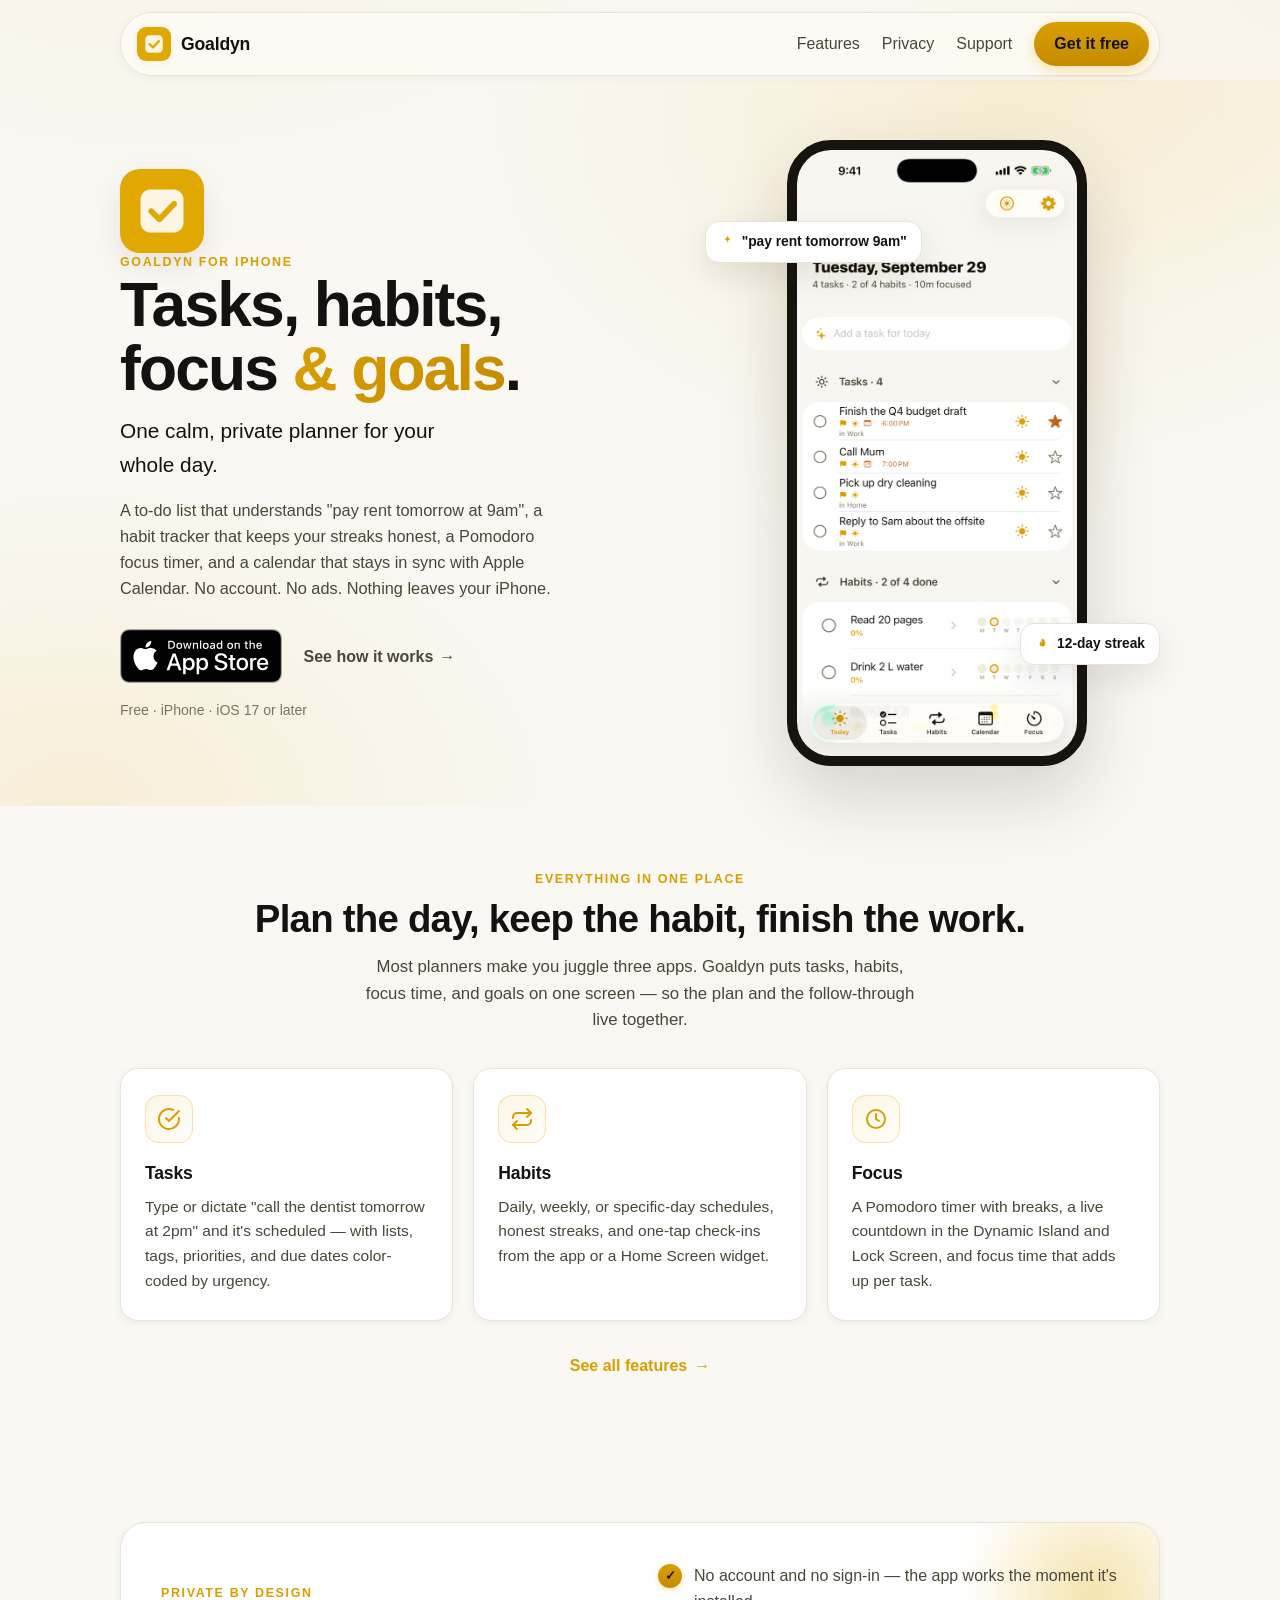
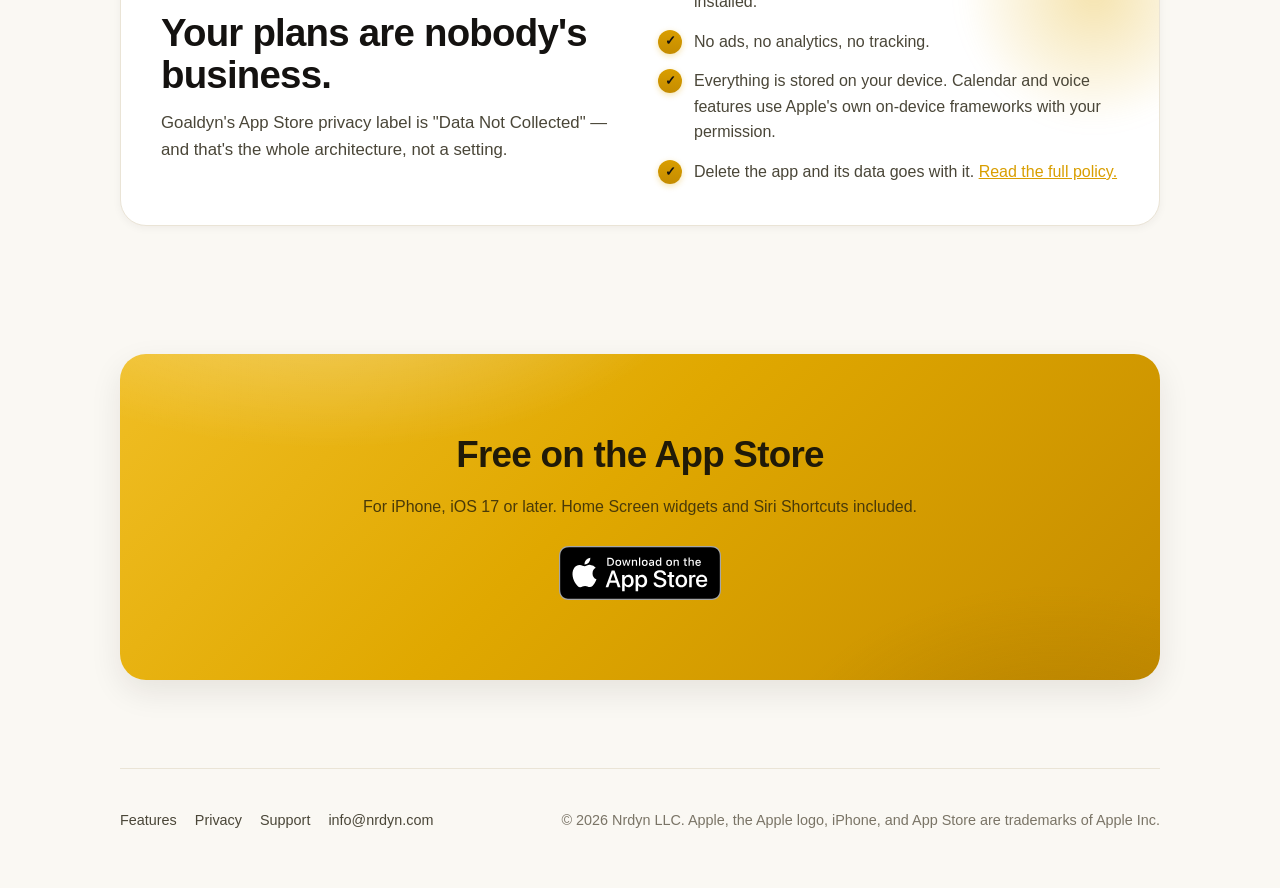
<file: index.html>
<!doctype html>
<html lang="en">
<head>
<meta charset="utf-8">
<meta name="viewport" content="width=device-width, initial-scale=1">
<title>Goaldyn — Tasks, habits, focus &amp; goals | Private planner for iPhone</title>
<meta name="description" content="Goaldyn is a calm, private planner for iPhone: to-do lists with natural-language entry, a habit tracker with streaks, a Pomodoro focus timer, two-way Apple Calendar sync, an Eisenhower matrix, and goal tracking — with no account, no ads, and nothing collected.">
<link rel="canonical" href="https://goaldyn.nrdyn.com/">
<meta name="theme-color" content="#E0A800">
<meta name="apple-itunes-app" content="app-id=6793334193">
<link rel="icon" type="image/png" sizes="64x64" href="assets/favicon-64.png">
<link rel="apple-touch-icon" href="assets/apple-touch-icon.png">
<meta property="og:type" content="website">
<meta property="og:site_name" content="Goaldyn">
<meta property="og:title" content="Goaldyn — Tasks, habits, focus &amp; goals">
<meta property="og:description" content="A calm, private planner for tasks, habits, and deep focus — everything stays on your iPhone. Free on the App Store.">
<meta property="og:url" content="https://goaldyn.nrdyn.com/">
<meta property="og:image" content="https://goaldyn.nrdyn.com/assets/og-image.png">
<meta property="og:image:width" content="1200">
<meta property="og:image:height" content="630">
<meta name="twitter:card" content="summary_large_image">
<meta name="twitter:title" content="Goaldyn — Tasks, habits, focus &amp; goals">
<meta name="twitter:description" content="A calm, private planner for tasks, habits, and deep focus — everything stays on your iPhone.">
<meta name="twitter:image" content="https://goaldyn.nrdyn.com/assets/og-image.png">
<link rel="stylesheet" href="assets/site.css">
<script>document.documentElement.classList.add('js');</script>
<script type="application/ld+json">
{
  "@context": "https://schema.org",
  "@type": "SoftwareApplication",
  "name": "Goaldyn",
  "alternateName": "Goaldyn: Tasks, habits, focus & goals",
  "operatingSystem": "iOS",
  "applicationCategory": "ProductivityApplication",
  "description": "A calm, private planner for tasks, habits, focus sessions, and goals. No account, no ads, no tracking — everything stays on your iPhone.",
  "url": "https://goaldyn.nrdyn.com/",
  "installUrl": "https://apps.apple.com/us/app/goaldyn/id6793334193",
  "downloadUrl": "https://apps.apple.com/us/app/goaldyn/id6793334193",
  "image": "https://goaldyn.nrdyn.com/assets/icon-512.png",
  "screenshot": [
    "https://goaldyn.nrdyn.com/assets/screens/01-tasks.png",
    "https://goaldyn.nrdyn.com/assets/screens/02-habits.png",
    "https://goaldyn.nrdyn.com/assets/screens/03-calendar.png",
    "https://goaldyn.nrdyn.com/assets/screens/04-focus.png",
    "https://goaldyn.nrdyn.com/assets/screens/05-progress.png"
  ],
  "offers": { "@type": "Offer", "price": "0", "priceCurrency": "USD" },
  "author": { "@type": "Organization", "name": "Nrdyn LLC", "email": "info@nrdyn.com" },
  "publisher": { "@type": "Organization", "name": "Nrdyn LLC" }
}
</script>
</head>
<body>
<div class="wrap">
  <nav class="nav">
    <a class="brand" href="index.html"><img src="assets/apple-touch-icon.png" alt="" width="36" height="36">Goaldyn</a>
    <div class="nav-links">
      <a href="features.html">Features</a>
      <a href="privacy.html">Privacy</a>
      <a href="support.html">Support</a>
      <a class="btn" href="https://apps.apple.com/us/app/goaldyn/id6793334193">Get it free</a>
    </div>
  </nav>

  <header class="hero">
    <div class="hero-bg" aria-hidden="true"></div>
    <div class="hero-copy reveal">
      <img class="hero-icon" src="assets/icon-512.png" alt="Goaldyn app icon" width="96" height="96">
      <p class="eyebrow hero-eyebrow">Goaldyn for iPhone</p>
      <h1>Tasks, habits, focus <span class="grad">&amp; goals</span>.</h1>
      <p class="tag">One calm, private planner for your whole day.</p>
      <p class="sub">A to-do list that understands "pay rent tomorrow at 9am", a habit tracker that keeps your streaks honest, a Pomodoro focus timer, and a calendar that stays in sync with Apple Calendar. No account. No ads. Nothing leaves your iPhone.</p>
      <div class="cta">
        <a class="badge" href="https://apps.apple.com/us/app/goaldyn/id6793334193" aria-label="Download Goaldyn on the App Store"><img src="assets/app-store-badge.svg" alt="Download on the App Store" width="163" height="54"></a>
        <a class="ghost-link" href="features.html">See how it works <span aria-hidden="true">→</span></a>
      </div>
      <p class="fine">Free · iPhone · iOS 17 or later</p>
    </div>
    <div class="hero-visual reveal">
      <div class="glow" aria-hidden="true"></div>
      <div class="phone"><img src="assets/screens/00-today.png" alt="Goaldyn Today screen showing the day's tasks and habits at a glance" width="640" height="1385"></div>
      <span class="float-pill pill-1" aria-hidden="true"><svg class="icon-solid" viewBox="0 0 24 24"><path d="M12 2c.4 3.7 2.3 5.6 6 6-3.7.4-5.6 2.3-6 6-.4-3.7-2.3-5.6-6-6 3.7-.4 5.6-2.3 6-6z"/></svg>"pay rent tomorrow 9am"</span>
      <span class="float-pill pill-2" aria-hidden="true"><svg class="icon-solid" viewBox="0 0 24 24"><path d="M12 2c3 3 4.6 5.5 4.6 8.5a4.6 4.6 0 0 1-9.2 0c0-1.3.5-2.4 1.2-3.2.1 1.1.7 1.9 1.7 2.2-.6-2 .3-4.6 1.7-7.5z"/></svg>12-day streak</span>
    </div>
  </header>

  <section id="highlights">
    <div class="reveal center">
      <p class="eyebrow">Everything in one place</p>
      <h2 class="title">Plan the day, keep the habit, finish the work.</h2>
      <p class="lede">Most planners make you juggle three apps. Goaldyn puts tasks, habits, focus time, and goals on one screen — so the plan and the follow-through live together.</p>
    </div>
    <div class="grid reveal">
      <div class="card">
        <div class="ico"><svg class="icon-line" viewBox="0 0 24 24" aria-hidden="true"><path d="M22 11.1V12a10 10 0 1 1-5.9-9.1"/><path d="m9 11 3 3L22 4"/></svg></div>
        <h3>Tasks</h3>
        <p>Type or dictate "call the dentist tomorrow at 2pm" and it's scheduled — with lists, tags, priorities, and due dates color-coded by urgency.</p>
      </div>
      <div class="card">
        <div class="ico"><svg class="icon-line" viewBox="0 0 24 24" aria-hidden="true"><path d="m17 2 4 4-4 4"/><path d="M3 11v-1a4 4 0 0 1 4-4h14"/><path d="m7 22-4-4 4-4"/><path d="M21 13v1a4 4 0 0 1-4 4H3"/></svg></div>
        <h3>Habits</h3>
        <p>Daily, weekly, or specific-day schedules, honest streaks, and one-tap check-ins from the app or a Home Screen widget.</p>
      </div>
      <div class="card">
        <div class="ico"><svg class="icon-line" viewBox="0 0 24 24" aria-hidden="true"><circle cx="12" cy="12" r="9"/><path d="M12 7v5l3 2"/></svg></div>
        <h3>Focus</h3>
        <p>A Pomodoro timer with breaks, a live countdown in the Dynamic Island and Lock Screen, and focus time that adds up per task.</p>
      </div>
    </div>
    <p class="center" style="margin-top:28px"><a class="section-link" href="features.html">See all features <span aria-hidden="true">→</span></a></p>
  </section>

  <section id="privacy">
    <div class="privacy reveal">
      <div>
        <p class="eyebrow">Private by design</p>
        <h2 class="title">Your plans are nobody's business.</h2>
        <p class="lede" style="margin-bottom:0">Goaldyn's App Store privacy label is "Data Not Collected" — and that's the whole architecture, not a setting.</p>
      </div>
      <ul class="checklist">
        <li>No account and no sign-in — the app works the moment it's installed.</li>
        <li>No ads, no analytics, no tracking.</li>
        <li>Everything is stored on your device. Calendar and voice features use Apple's own on-device frameworks with your permission.</li>
        <li>Delete the app and its data goes with it. <a href="privacy.html">Read the full policy.</a></li>
      </ul>
    </div>
  </section>

  <section>
    <div class="cta-band reveal">
      <h2>Free on the App Store</h2>
      <p>For iPhone, iOS 17 or later. Home Screen widgets and Siri Shortcuts included.</p>
      <a class="badge" href="https://apps.apple.com/us/app/goaldyn/id6793334193" aria-label="Download Goaldyn on the App Store"><img src="assets/app-store-badge.svg" alt="Download on the App Store" width="163" height="54"></a>
    </div>
  </section>

  <footer>
    <div><a href="features.html">Features</a><a href="privacy.html">Privacy</a><a href="support.html">Support</a><a href="mailto:info@nrdyn.com">info@nrdyn.com</a></div>
    <div>© 2026 Nrdyn LLC. Apple, the Apple logo, iPhone, and App Store are trademarks of Apple Inc.</div>
  </footer>
</div>
<script>
  // Reveal-on-scroll — progressive enhancement, gated on reduced-motion.
  (function () {
    var els = document.querySelectorAll('.reveal');
    var reduce = window.matchMedia && window.matchMedia('(prefers-reduced-motion: reduce)').matches;
    if (reduce || !('IntersectionObserver' in window)) {
      els.forEach(function (el) { el.classList.add('is-visible'); });
      return;
    }
    var io = new IntersectionObserver(function (entries) {
      entries.forEach(function (e) {
        if (e.isIntersecting) { e.target.classList.add('is-visible'); io.unobserve(e.target); }
      });
    }, { rootMargin: '0px 0px -10% 0px', threshold: 0.08 });
    els.forEach(function (el) { io.observe(el); });
  })();
</script>
</body>
</html>
</file>
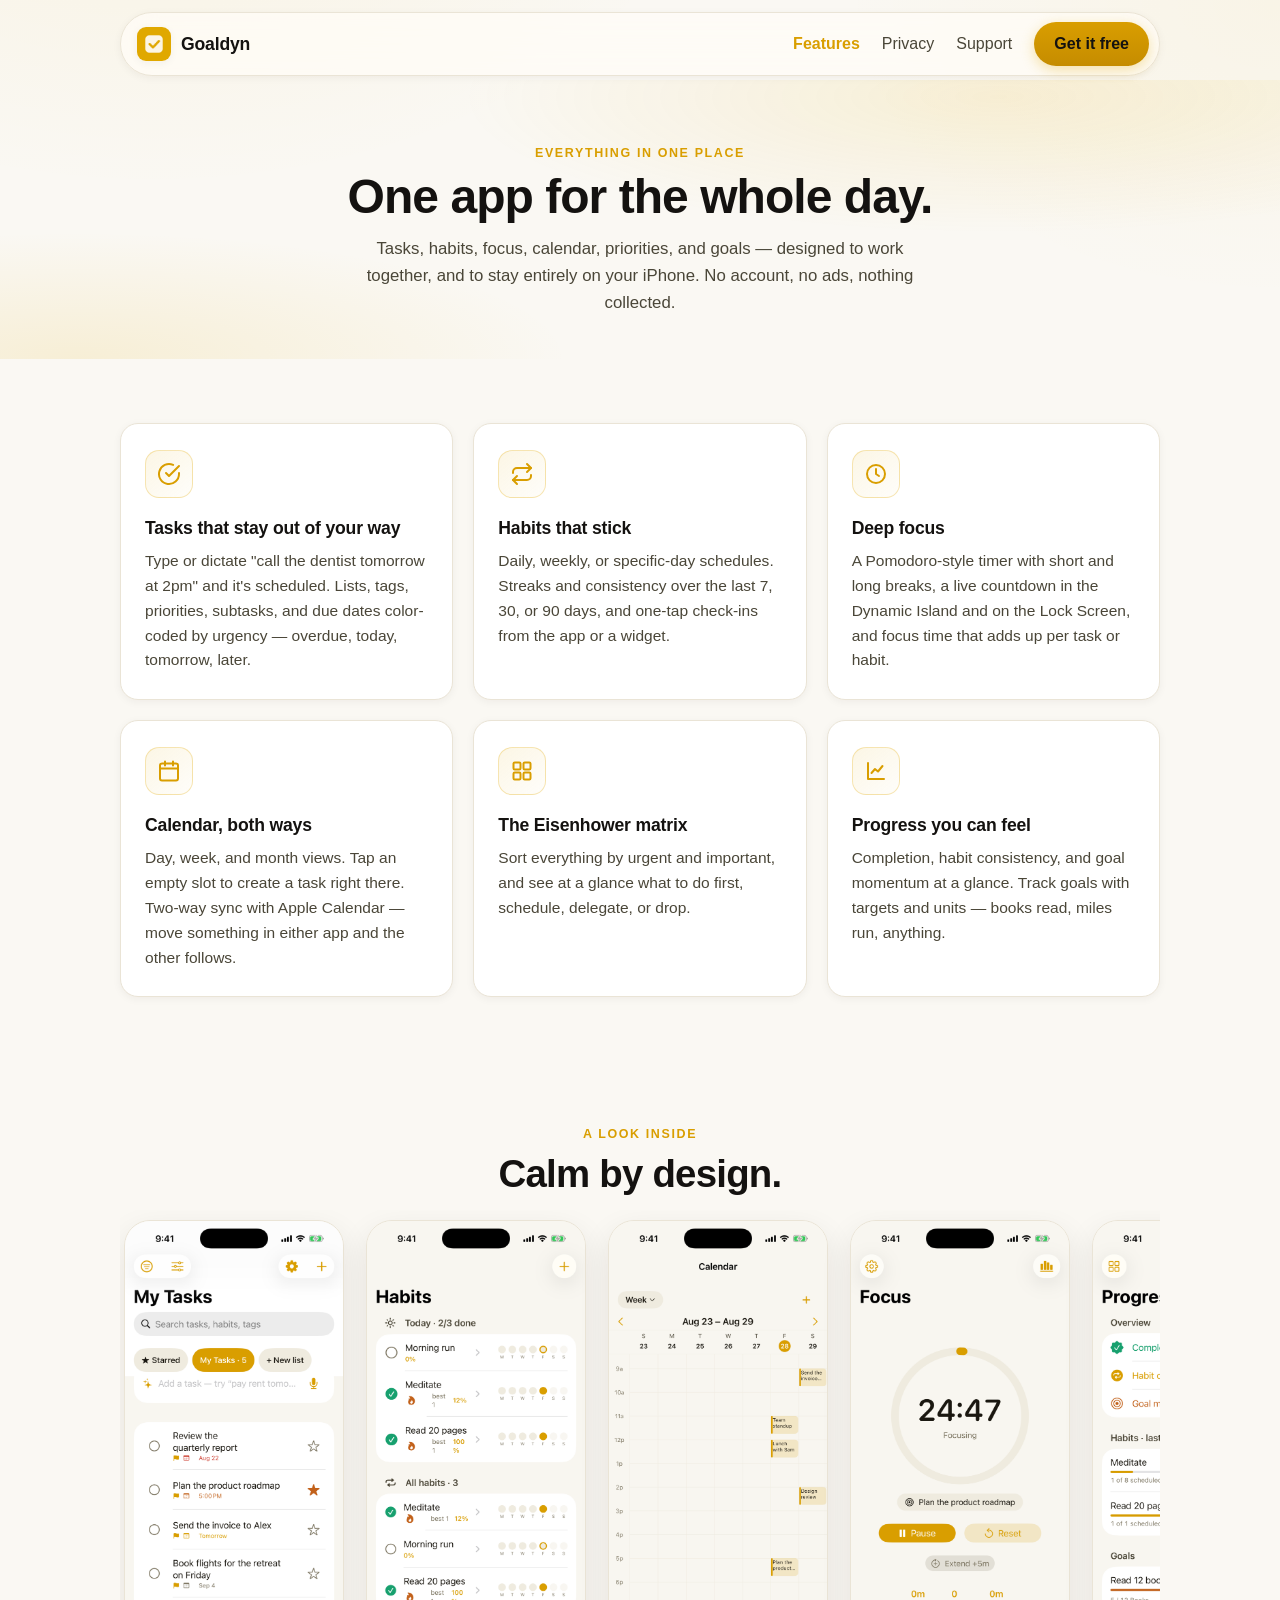
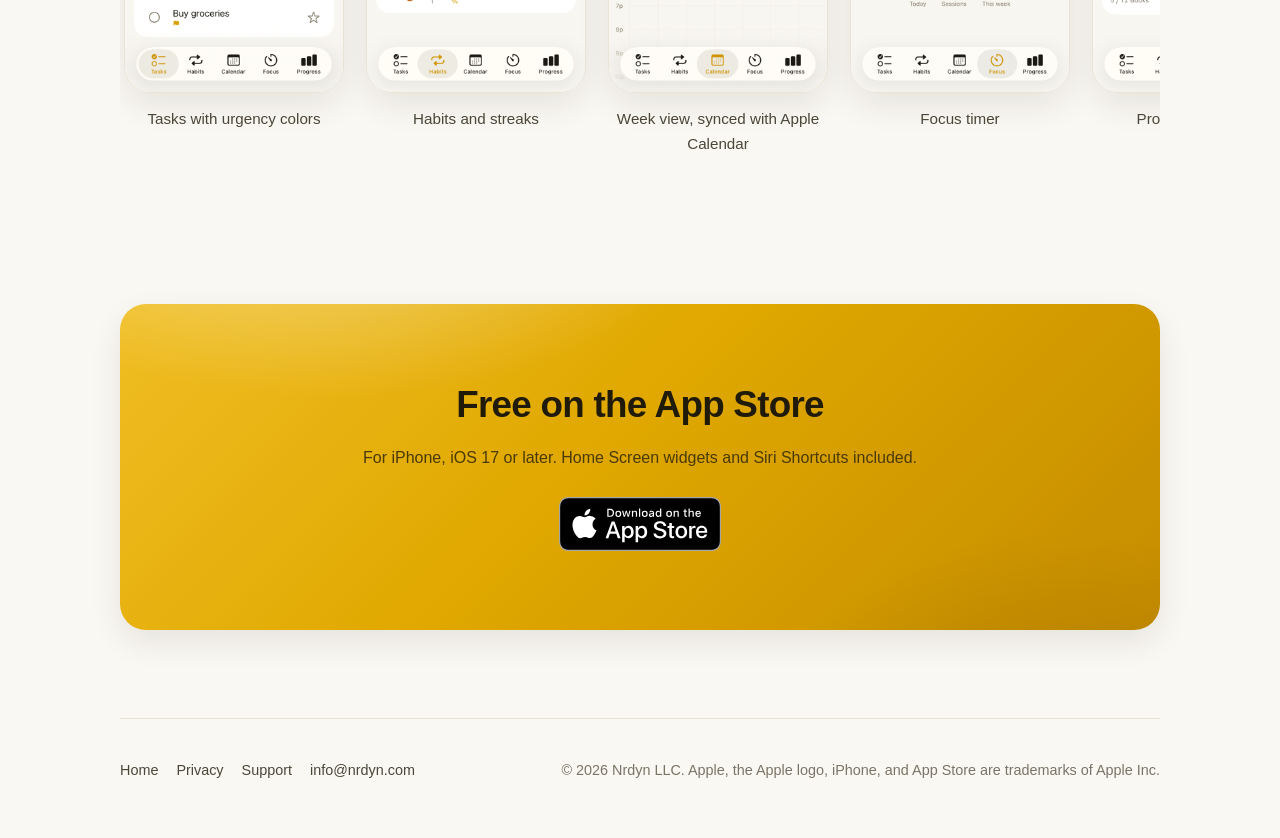
<file: features.html>
<!doctype html>
<html lang="en">
<head>
<meta charset="utf-8">
<meta name="viewport" content="width=device-width, initial-scale=1">
<title>Features — Goaldyn | Tasks, habits, focus &amp; goals</title>
<meta name="description" content="Everything Goaldyn does: natural-language tasks, habit streaks, a Pomodoro focus timer, two-way Apple Calendar sync, the Eisenhower matrix, and goal tracking — all private, all on your iPhone.">
<link rel="canonical" href="https://goaldyn.nrdyn.com/features.html">
<meta name="theme-color" content="#E0A800">
<meta name="apple-itunes-app" content="app-id=6793334193">
<link rel="icon" type="image/png" sizes="64x64" href="assets/favicon-64.png">
<link rel="apple-touch-icon" href="assets/apple-touch-icon.png">
<meta property="og:type" content="website">
<meta property="og:site_name" content="Goaldyn">
<meta property="og:title" content="Goaldyn Features — Tasks, habits, focus &amp; goals">
<meta property="og:description" content="Natural-language tasks, habit streaks, a focus timer, two-way calendar sync, the Eisenhower matrix, and goal tracking — private, on your iPhone.">
<meta property="og:url" content="https://goaldyn.nrdyn.com/features.html">
<meta property="og:image" content="https://goaldyn.nrdyn.com/assets/og-image.png">
<meta property="og:image:width" content="1200">
<meta property="og:image:height" content="630">
<meta name="twitter:card" content="summary_large_image">
<meta name="twitter:title" content="Goaldyn Features">
<meta name="twitter:description" content="Everything Goaldyn does — private, on your iPhone.">
<meta name="twitter:image" content="https://goaldyn.nrdyn.com/assets/og-image.png">
<link rel="stylesheet" href="assets/site.css">
<script>document.documentElement.classList.add('js');</script>
</head>
<body>
<div class="wrap">
  <nav class="nav">
    <a class="brand" href="index.html"><img src="assets/apple-touch-icon.png" alt="" width="36" height="36">Goaldyn</a>
    <div class="nav-links">
      <a href="features.html" aria-current="page">Features</a>
      <a href="privacy.html">Privacy</a>
      <a href="support.html">Support</a>
      <a class="btn" href="https://apps.apple.com/us/app/goaldyn/id6793334193">Get it free</a>
    </div>
  </nav>

  <header class="page-hero">
    <div class="hero-bg" aria-hidden="true"></div>
    <p class="eyebrow reveal">Everything in one place</p>
    <h1 class="reveal">One app for the whole day.</h1>
    <p class="lede reveal">Tasks, habits, focus, calendar, priorities, and goals — designed to work together, and to stay entirely on your iPhone. No account, no ads, nothing collected.</p>
  </header>

  <section id="features">
    <div class="grid reveal">
      <div class="card">
        <div class="ico"><svg class="icon-line" viewBox="0 0 24 24" aria-hidden="true"><path d="M22 11.1V12a10 10 0 1 1-5.9-9.1"/><path d="m9 11 3 3L22 4"/></svg></div>
        <h3>Tasks that stay out of your way</h3>
        <p>Type or dictate "call the dentist tomorrow at 2pm" and it's scheduled. Lists, tags, priorities, subtasks, and due dates color-coded by urgency — overdue, today, tomorrow, later.</p>
      </div>
      <div class="card">
        <div class="ico"><svg class="icon-line" viewBox="0 0 24 24" aria-hidden="true"><path d="m17 2 4 4-4 4"/><path d="M3 11v-1a4 4 0 0 1 4-4h14"/><path d="m7 22-4-4 4-4"/><path d="M21 13v1a4 4 0 0 1-4 4H3"/></svg></div>
        <h3>Habits that stick</h3>
        <p>Daily, weekly, or specific-day schedules. Streaks and consistency over the last 7, 30, or 90 days, and one-tap check-ins from the app or a widget.</p>
      </div>
      <div class="card">
        <div class="ico"><svg class="icon-line" viewBox="0 0 24 24" aria-hidden="true"><circle cx="12" cy="12" r="9"/><path d="M12 7v5l3 2"/></svg></div>
        <h3>Deep focus</h3>
        <p>A Pomodoro-style timer with short and long breaks, a live countdown in the Dynamic Island and on the Lock Screen, and focus time that adds up per task or habit.</p>
      </div>
      <div class="card">
        <div class="ico"><svg class="icon-line" viewBox="0 0 24 24" aria-hidden="true"><rect x="3" y="4.5" width="18" height="17" rx="2"/><path d="M16 2.5v4M8 2.5v4M3 9.5h18"/></svg></div>
        <h3>Calendar, both ways</h3>
        <p>Day, week, and month views. Tap an empty slot to create a task right there. Two-way sync with Apple Calendar — move something in either app and the other follows.</p>
      </div>
      <div class="card">
        <div class="ico"><svg class="icon-line" viewBox="0 0 24 24" aria-hidden="true"><rect x="3.5" y="3.5" width="7" height="7" rx="1.2"/><rect x="13.5" y="3.5" width="7" height="7" rx="1.2"/><rect x="3.5" y="13.5" width="7" height="7" rx="1.2"/><rect x="13.5" y="13.5" width="7" height="7" rx="1.2"/></svg></div>
        <h3>The Eisenhower matrix</h3>
        <p>Sort everything by urgent and important, and see at a glance what to do first, schedule, delegate, or drop.</p>
      </div>
      <div class="card">
        <div class="ico"><svg class="icon-line" viewBox="0 0 24 24" aria-hidden="true"><path d="M4 4v16h16"/><path d="m7.5 14 3.5-4 3 2.5 4.5-5.5"/></svg></div>
        <h3>Progress you can feel</h3>
        <p>Completion, habit consistency, and goal momentum at a glance. Track goals with targets and units — books read, miles run, anything.</p>
      </div>
    </div>
  </section>

  <section id="screens">
    <div class="reveal center">
      <p class="eyebrow">A look inside</p>
      <h2 class="title">Calm by design.</h2>
    </div>
    <div class="shots reveal">
      <figure class="shot"><img src="assets/screens/01-tasks.png" alt="Tasks tab" width="640" height="1385" loading="lazy"><figcaption>Tasks with urgency colors</figcaption></figure>
      <figure class="shot"><img src="assets/screens/02-habits.png" alt="Habits tab with streaks" width="640" height="1385" loading="lazy"><figcaption>Habits and streaks</figcaption></figure>
      <figure class="shot"><img src="assets/screens/03-calendar.png" alt="Week calendar view" width="640" height="1385" loading="lazy"><figcaption>Week view, synced with Apple Calendar</figcaption></figure>
      <figure class="shot"><img src="assets/screens/04-focus.png" alt="Focus timer running" width="640" height="1385" loading="lazy"><figcaption>Focus timer</figcaption></figure>
      <figure class="shot"><img src="assets/screens/05-progress.png" alt="Progress overview with goals" width="640" height="1385" loading="lazy"><figcaption>Progress and goals</figcaption></figure>
    </div>
  </section>

  <section>
    <div class="cta-band reveal">
      <h2>Free on the App Store</h2>
      <p>For iPhone, iOS 17 or later. Home Screen widgets and Siri Shortcuts included.</p>
      <a class="badge" href="https://apps.apple.com/us/app/goaldyn/id6793334193" aria-label="Download Goaldyn on the App Store"><img src="assets/app-store-badge.svg" alt="Download on the App Store" width="163" height="54"></a>
    </div>
  </section>

  <footer>
    <div><a href="index.html">Home</a><a href="privacy.html">Privacy</a><a href="support.html">Support</a><a href="mailto:info@nrdyn.com">info@nrdyn.com</a></div>
    <div>© 2026 Nrdyn LLC. Apple, the Apple logo, iPhone, and App Store are trademarks of Apple Inc.</div>
  </footer>
</div>
<script>
  // Reveal-on-scroll — progressive enhancement, gated on reduced-motion.
  (function () {
    var els = document.querySelectorAll('.reveal');
    var reduce = window.matchMedia && window.matchMedia('(prefers-reduced-motion: reduce)').matches;
    if (reduce || !('IntersectionObserver' in window)) {
      els.forEach(function (el) { el.classList.add('is-visible'); });
      return;
    }
    var io = new IntersectionObserver(function (entries) {
      entries.forEach(function (e) {
        if (e.isIntersecting) { e.target.classList.add('is-visible'); io.unobserve(e.target); }
      });
    }, { rootMargin: '0px 0px -10% 0px', threshold: 0.08 });
    els.forEach(function (el) { io.observe(el); });
  })();
</script>
</body>
</html>
</file>
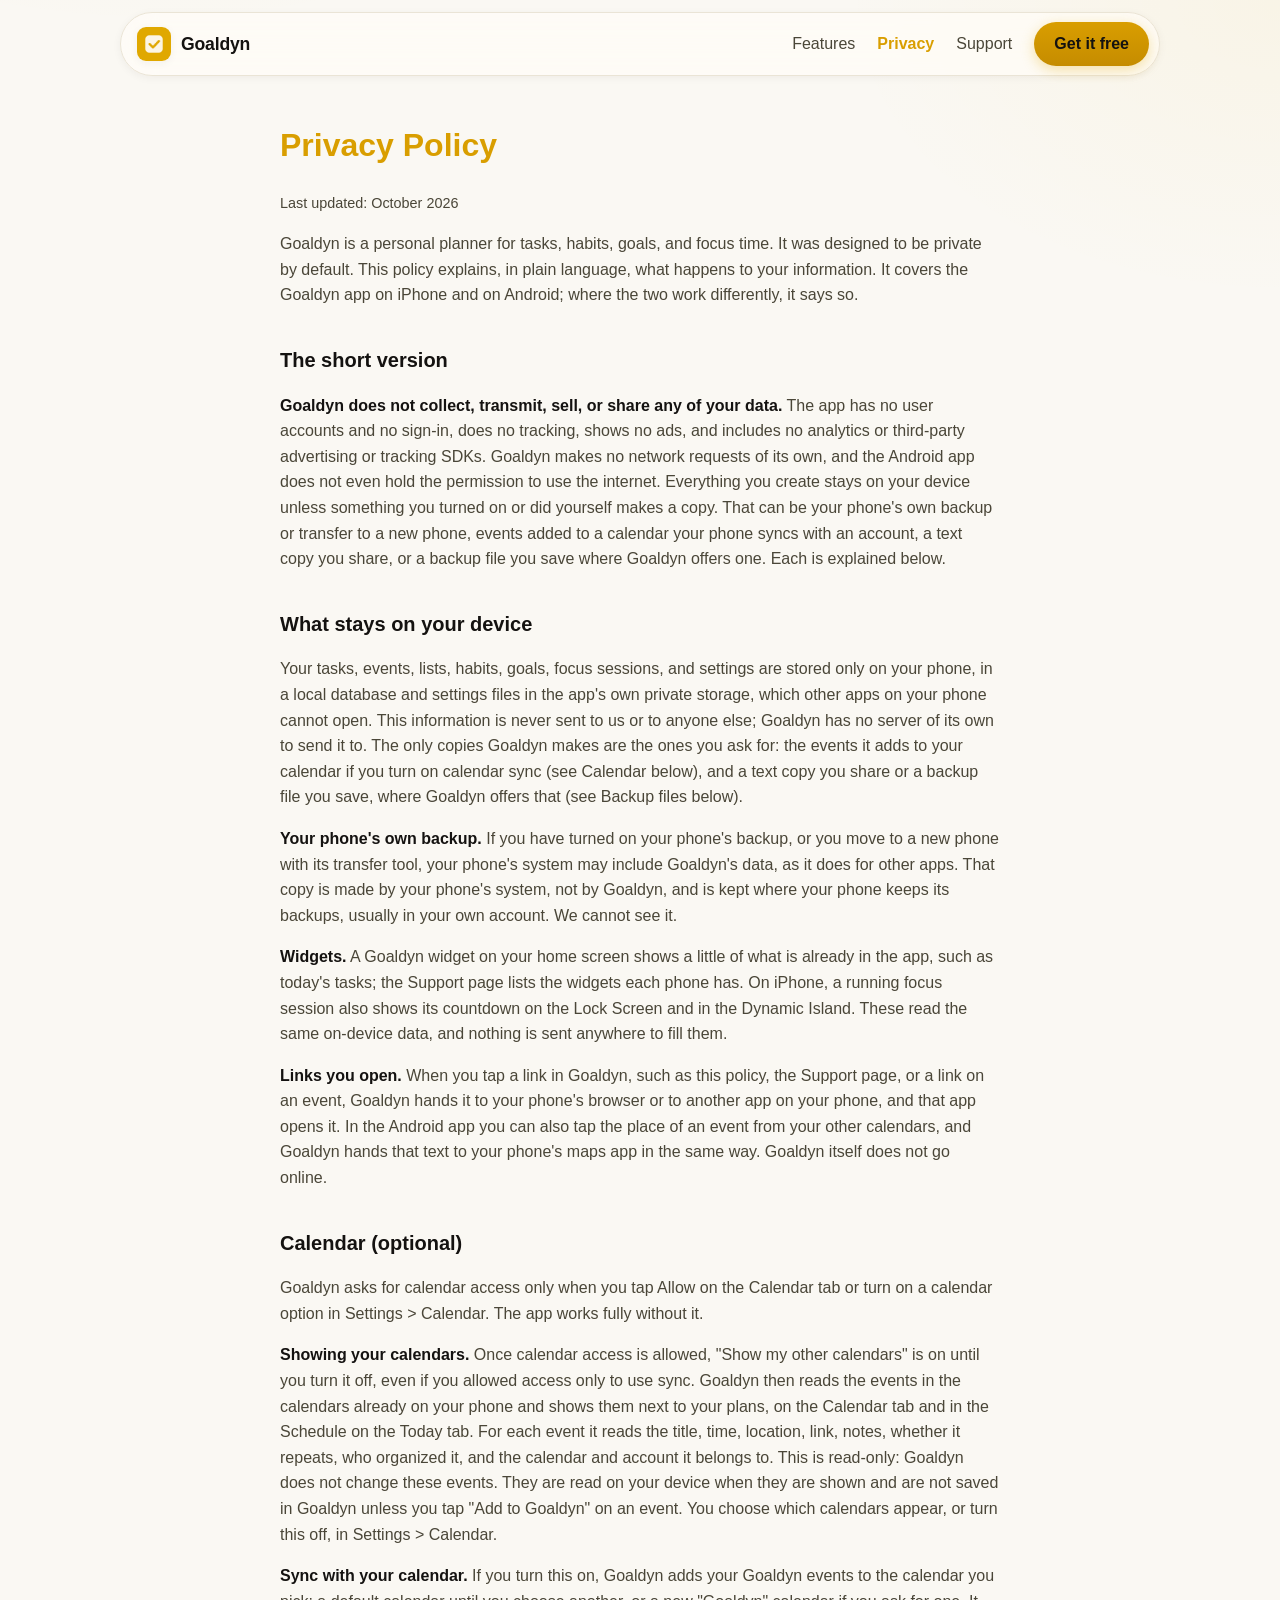
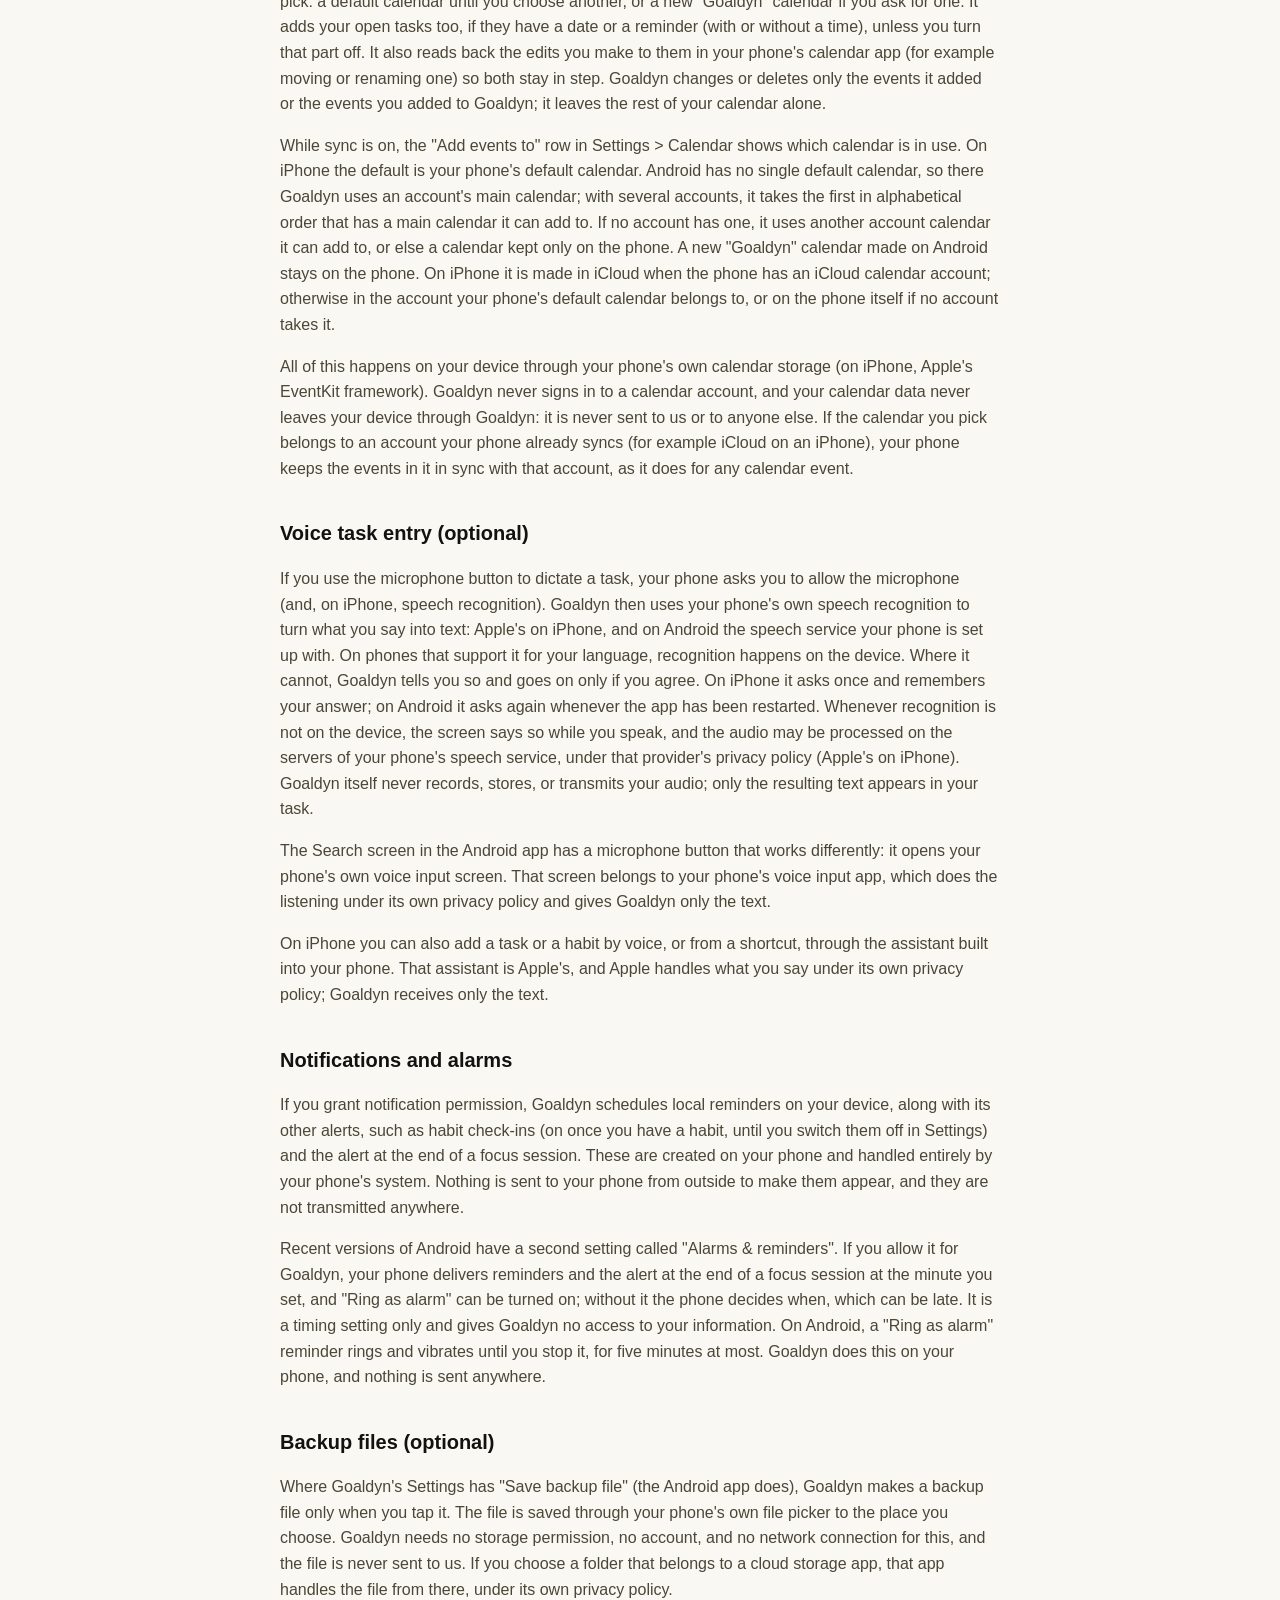
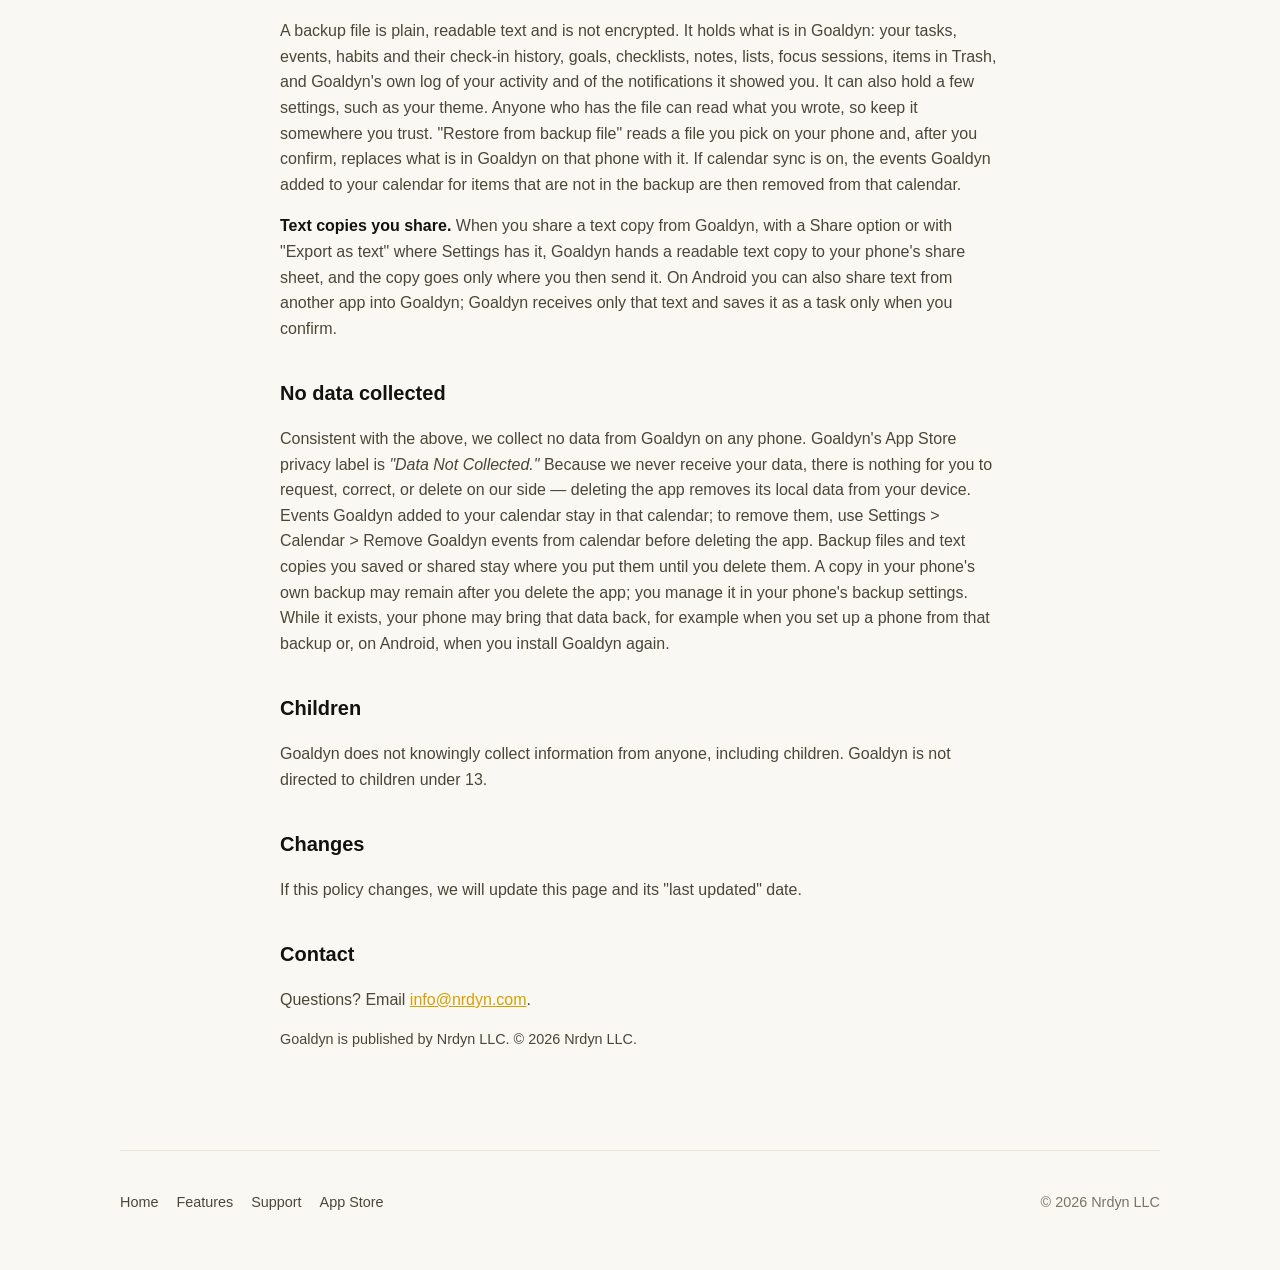
<file: privacy.html>
<!doctype html>
<html lang="en">
<head>
<meta charset="utf-8">
<meta name="viewport" content="width=device-width, initial-scale=1">
<title>Privacy Policy — Goaldyn</title>
<meta name="description" content="Goaldyn's privacy policy: the app collects no data. No account, no tracking, no ads — your tasks, habits, and goals stay on your phone.">
<link rel="canonical" href="https://goaldyn.nrdyn.com/privacy.html">
<meta name="theme-color" content="#E0A800">
<link rel="icon" type="image/png" sizes="64x64" href="assets/favicon-64.png">
<link rel="apple-touch-icon" href="assets/apple-touch-icon.png">
<link rel="stylesheet" href="assets/site.css">
</head>
<body>
<div class="wrap">
  <nav class="nav">
    <a class="brand" href="index.html"><img src="assets/apple-touch-icon.png" alt="" width="36" height="36">Goaldyn</a>
    <div class="nav-links">
      <a href="features.html">Features</a>
      <a href="privacy.html" aria-current="page">Privacy</a>
      <a href="support.html">Support</a>
      <a class="btn" href="https://apps.apple.com/us/app/goaldyn/id6793334193">Get it free</a>
    </div>
  </nav>
</div>
<main class="prose">
  <h1>Privacy Policy</h1>
  <p class="muted">Last updated: October 2026</p>

  <p>Goaldyn is a personal planner for tasks, habits, goals, and focus time. It was designed to be
  private by default. This policy explains, in plain language, what happens to your information. It
  covers the Goaldyn app on iPhone and on Android; where the two work differently, it says so.</p>

  <h2>The short version</h2>
  <p><strong>Goaldyn does not collect, transmit, sell, or share any of your data.</strong> The app has
  no user accounts and no sign-in, does no tracking, shows no ads, and includes no analytics or
  third-party advertising or tracking SDKs. Goaldyn makes no network requests of its own, and the
  Android app does not even hold the permission to use the internet. Everything you create stays on
  your device unless something you turned on or did yourself makes a copy. That can be your phone's
  own backup or transfer to a new phone, events added to a calendar your phone syncs with an
  account, a text copy you share, or a backup file you save where Goaldyn offers one. Each is
  explained below.</p>

  <h2>What stays on your device</h2>
  <p>Your tasks, events, lists, habits, goals, focus sessions, and settings are stored only on your
  phone, in a local database and settings files in the app's own private storage, which other apps
  on your phone cannot open. This information is never sent to us or to anyone else; Goaldyn has no
  server of its own to send it to. The only copies Goaldyn makes are the ones you ask for: the
  events it adds to your calendar if you turn on calendar sync (see Calendar below), and a text copy
  you share or a backup file you save, where Goaldyn offers that (see Backup files below).</p>
  <p><strong>Your phone's own backup.</strong> If you have turned on your phone's backup, or you move
  to a new phone with its transfer tool, your phone's system may include Goaldyn's data, as it does
  for other apps. That copy is made by your phone's system, not by Goaldyn, and is kept where your
  phone keeps its backups, usually in your own account. We cannot see it.</p>
  <p><strong>Widgets.</strong> A Goaldyn widget on your home screen shows a little of what is already
  in the app, such as today's tasks; the Support page lists the widgets each phone has. On iPhone, a
  running focus session also shows its countdown on the Lock Screen and in the Dynamic Island. These
  read the same on-device data, and nothing is sent anywhere to fill them.</p>
  <p><strong>Links you open.</strong> When you tap a link in Goaldyn, such as this policy, the Support
  page, or a link on an event, Goaldyn hands it to your phone's browser or to another app on your
  phone, and that app opens it. In the Android app you can also tap the place of an event from your
  other calendars, and Goaldyn hands that text to your phone's maps app in the same way. Goaldyn
  itself does not go online.</p>

  <h2>Calendar (optional)</h2>
  <p>Goaldyn asks for calendar access only when you tap Allow on the Calendar tab or turn on a
  calendar option in Settings &gt; Calendar. The app works fully without it.</p>
  <p><strong>Showing your calendars.</strong> Once calendar access is allowed, "Show my other
  calendars" is on until you turn it off, even if you allowed access only to use sync. Goaldyn then
  reads the events in the calendars already on your phone and shows them next to your plans, on the
  Calendar tab and in the Schedule on the Today tab. For each event it reads the title, time,
  location, link, notes, whether it repeats, who organized it, and the calendar and account it
  belongs to. This is read-only: Goaldyn does not change these events. They are read on your device
  when they are shown and are not saved in Goaldyn unless you tap "Add to Goaldyn" on an event. You
  choose which calendars appear, or turn this off, in Settings &gt; Calendar.</p>
  <p><strong>Sync with your calendar.</strong> If you turn this on, Goaldyn adds your Goaldyn events
  to the calendar you pick: a default calendar until you choose another, or a new "Goaldyn" calendar
  if you ask for one. It adds your open tasks too, if they have a date or a reminder (with or
  without a time), unless you turn that part off. It also reads back the edits you make to them in
  your phone's calendar app (for example moving or renaming one) so both stay in step. Goaldyn
  changes or deletes only the events it added or the events you added to Goaldyn; it leaves the rest
  of your calendar alone.</p>
  <p>While sync is on, the "Add events to" row in Settings &gt; Calendar shows which calendar is in
  use. On iPhone the default is your phone's default calendar. Android has no single default
  calendar, so there Goaldyn uses an account's main calendar; with several accounts, it takes the
  first in alphabetical order that has a main calendar it can add to. If no account has one, it uses
  another account calendar it can add to, or else a calendar kept only on the phone. A new "Goaldyn"
  calendar made on Android stays on the phone. On iPhone it is made in iCloud when the phone has an
  iCloud calendar account; otherwise in the account your phone's default calendar belongs to, or on
  the phone itself if no account takes it.</p>
  <p>All of this happens on your device through your phone's own calendar storage (on iPhone, Apple's
  EventKit framework). Goaldyn never signs in to a calendar account, and your calendar data never
  leaves your device through Goaldyn: it is never sent to us or to anyone else. If the calendar you
  pick belongs to an account your phone already syncs (for example iCloud on an iPhone), your phone
  keeps the events in it in sync with that account, as it does for any calendar event.</p>

  <h2>Voice task entry (optional)</h2>
  <p>If you use the microphone button to dictate a task, your phone asks you to allow the microphone
  (and, on iPhone, speech recognition). Goaldyn then uses your phone's own speech recognition to
  turn what you say into text: Apple's on iPhone, and on Android the speech service your phone is
  set up with. On phones that support it for your language, recognition happens on the device.
  Where it cannot, Goaldyn tells you so and goes on only if you agree. On iPhone it asks once and
  remembers your answer; on Android it asks again whenever the app has been restarted. Whenever
  recognition is not on the device, the screen says so while you speak, and the audio may be
  processed on the servers of your phone's speech service, under that provider's privacy policy
  (Apple's on iPhone). Goaldyn itself never records, stores, or transmits your audio; only the
  resulting text appears in your task.</p>
  <p>The Search screen in the Android app has a microphone button that works differently: it opens
  your phone's own voice input screen. That screen belongs to your phone's voice input app, which
  does the listening under its own privacy policy and gives Goaldyn only the text.</p>
  <p>On iPhone you can also add a task or a habit by voice, or from a shortcut, through the assistant
  built into your phone. That assistant is Apple's, and Apple handles what you say under its own
  privacy policy; Goaldyn receives only the text.</p>

  <h2>Notifications and alarms</h2>
  <p>If you grant notification permission, Goaldyn schedules local reminders on your device, along
  with its other alerts, such as habit check-ins (on once you have a habit, until you switch them
  off in Settings) and the alert at the end of a focus session. These are created on your phone and
  handled entirely by your phone's system. Nothing is sent to your phone from outside to make them
  appear, and they are not transmitted anywhere.</p>
  <p>Recent versions of Android have a second setting called "Alarms &amp; reminders". If you allow it
  for Goaldyn, your phone delivers reminders and the alert at the end of a focus session at the
  minute you set, and "Ring as alarm" can be turned on; without it the phone decides when, which can
  be late. It is a timing setting only and gives Goaldyn no access to your information. On Android,
  a "Ring as alarm" reminder rings and vibrates until you stop it, for five minutes at most. Goaldyn
  does this on your phone, and nothing is sent anywhere.</p>

  <h2>Backup files (optional)</h2>
  <p>Where Goaldyn's Settings has "Save backup file" (the Android app does), Goaldyn makes a backup
  file only when you tap it. The file is saved through your phone's own file picker to the place you
  choose. Goaldyn needs no storage permission, no account, and no network connection for this, and
  the file is never sent to us. If you choose a folder that belongs to a cloud storage app, that app
  handles the file from there, under its own privacy policy.</p>
  <p>A backup file is plain, readable text and is not encrypted. It holds what is in Goaldyn: your
  tasks, events, habits and their check-in history, goals, checklists, notes, lists, focus sessions,
  items in Trash, and Goaldyn's own log of your activity and of the notifications it showed you. It
  can also hold a few settings, such as your theme. Anyone who has the file can read what you wrote, so keep it
  somewhere you trust. "Restore from backup file" reads a file you pick on your phone and, after you
  confirm, replaces what is in Goaldyn on that phone with it. If calendar sync is on, the events
  Goaldyn added to your calendar for items that are not in the backup are then removed from that
  calendar.</p>
  <p><strong>Text copies you share.</strong> When you share a text copy from Goaldyn, with a Share
  option or with "Export as text" where Settings has it, Goaldyn hands a readable text copy to your
  phone's share sheet, and the copy goes only where you then send it. On Android you can also share
  text from another app into Goaldyn; Goaldyn receives only that text and saves it as a task only
  when you confirm.</p>

  <h2>No data collected</h2>
  <p>Consistent with the above, we collect no data from Goaldyn on any phone. Goaldyn's App Store
  privacy label is <em>"Data Not Collected."</em> Because we never receive your data, there is
  nothing for you to request, correct, or delete on our side — deleting the app removes its local
  data from your device. Events Goaldyn added to your calendar stay in that calendar; to remove
  them, use Settings &gt; Calendar &gt; Remove Goaldyn events from calendar before deleting the app.
  Backup files and text copies you saved or shared stay where you put them until you delete them. A
  copy in your phone's own backup may remain after you delete the app; you manage it in your phone's
  backup settings. While it exists, your phone may bring that data back, for example when you set up
  a phone from that backup or, on Android, when you install Goaldyn again.</p>

  <h2>Children</h2>
  <p>Goaldyn does not knowingly collect information from anyone, including children. Goaldyn is not
  directed to children under 13.</p>

  <h2>Changes</h2>
  <p>If this policy changes, we will update this page and its "last updated" date.</p>

  <h2>Contact</h2>
  <p>Questions? Email <a href="mailto:info@nrdyn.com">info@nrdyn.com</a>.</p>
  <p class="muted">Goaldyn is published by Nrdyn LLC. © 2026 Nrdyn LLC.</p>
</main>
<div class="wrap">
  <footer>
    <div><a href="index.html">Home</a><a href="features.html">Features</a><a href="support.html">Support</a><a href="https://apps.apple.com/us/app/goaldyn/id6793334193">App Store</a></div>
    <div>© 2026 Nrdyn LLC</div>
  </footer>
</div>
</body>
</html>
</file>
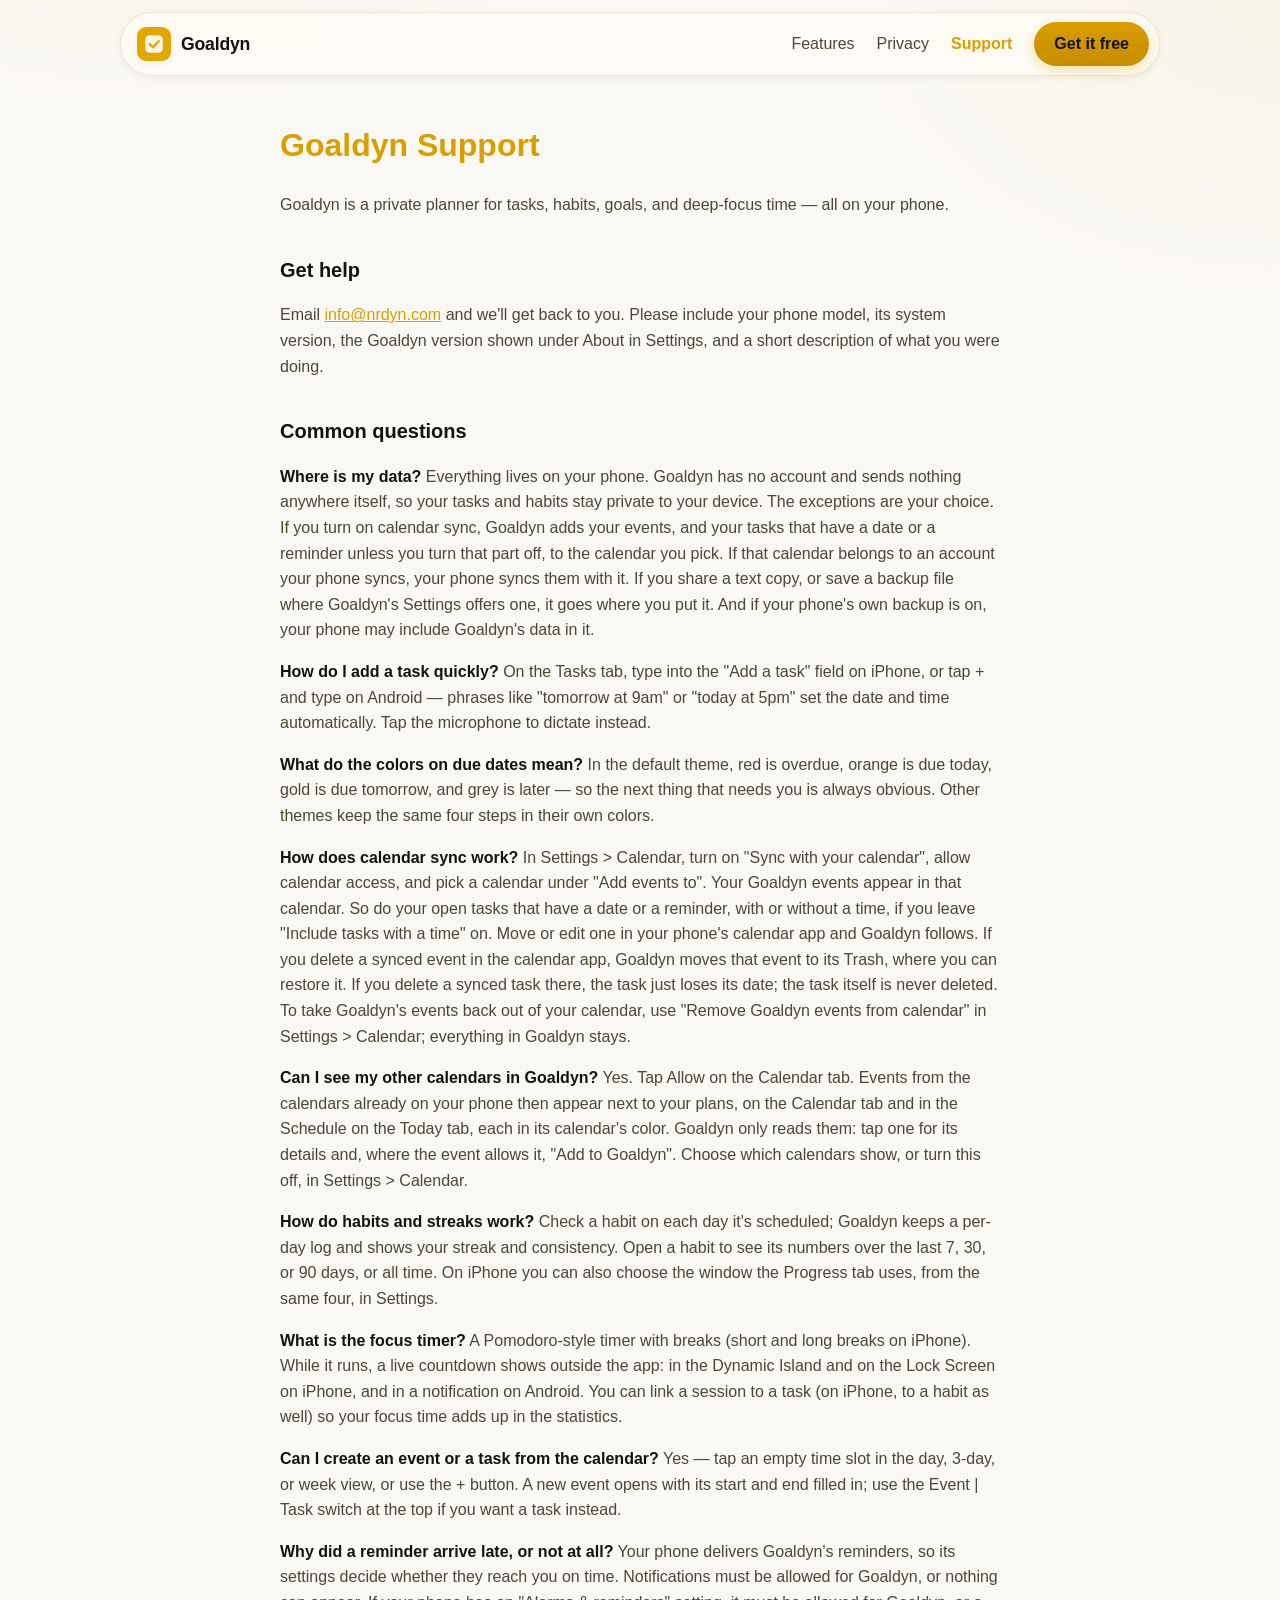
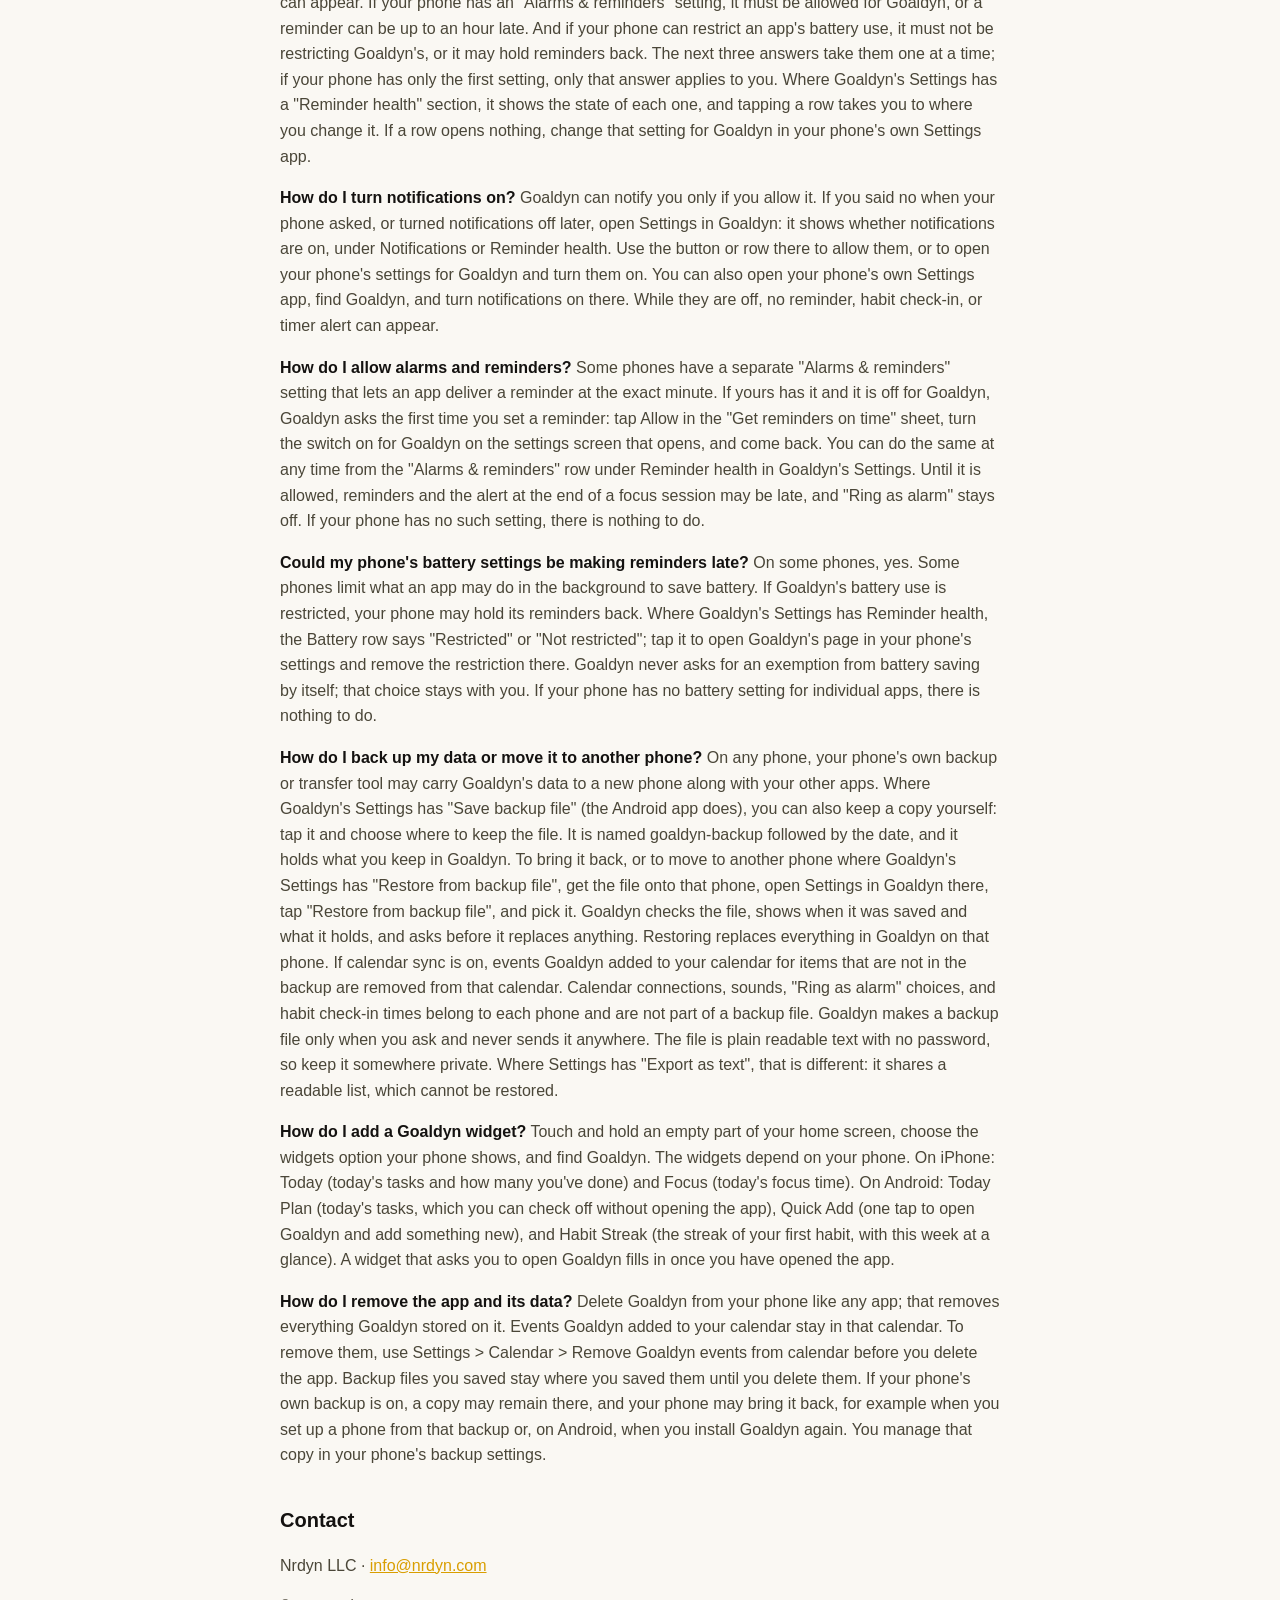
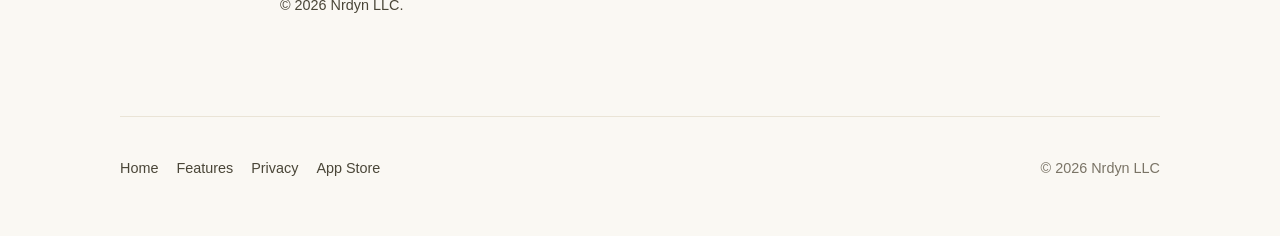
<file: support.html>
<!doctype html>
<html lang="en">
<head>
<meta charset="utf-8">
<meta name="viewport" content="width=device-width, initial-scale=1">
<title>Support — Goaldyn</title>
<meta name="description" content="Help and frequently asked questions for Goaldyn, the private planner for tasks, habits, focus, and goals on your phone.">
<link rel="canonical" href="https://goaldyn.nrdyn.com/support.html">
<meta name="theme-color" content="#E0A800">
<link rel="icon" type="image/png" sizes="64x64" href="assets/favicon-64.png">
<link rel="apple-touch-icon" href="assets/apple-touch-icon.png">
<link rel="stylesheet" href="assets/site.css">
</head>
<body>
<div class="wrap">
  <nav class="nav">
    <a class="brand" href="index.html"><img src="assets/apple-touch-icon.png" alt="" width="36" height="36">Goaldyn</a>
    <div class="nav-links">
      <a href="features.html">Features</a>
      <a href="privacy.html">Privacy</a>
      <a href="support.html" aria-current="page">Support</a>
      <a class="btn" href="https://apps.apple.com/us/app/goaldyn/id6793334193">Get it free</a>
    </div>
  </nav>
</div>
<main class="prose">
  <h1>Goaldyn Support</h1>
  <p>Goaldyn is a private planner for tasks, habits, goals, and deep-focus time — all on your phone.</p>

  <h2>Get help</h2>
  <p>Email <a href="mailto:info@nrdyn.com">info@nrdyn.com</a> and we'll get back to you. Please include
  your phone model, its system version, the Goaldyn version shown under About in Settings, and a
  short description of what you were doing.</p>

  <h2>Common questions</h2>
  <p><strong>Where is my data?</strong> Everything lives on your phone. Goaldyn has no account and
  sends nothing anywhere itself, so your tasks and habits stay private to your device. The
  exceptions are your choice. If you turn on calendar sync, Goaldyn adds your events, and your tasks
  that have a date or a reminder unless you turn that part off, to the calendar you pick. If that
  calendar belongs to an account your phone syncs, your phone syncs them with it. If you share a
  text copy, or save a backup file where Goaldyn's Settings offers one, it goes where you put it.
  And if your phone's own backup is on, your phone may include Goaldyn's data in it.</p>
  <p><strong>How do I add a task quickly?</strong> On the Tasks tab, type into the "Add a task" field
  on iPhone, or tap + and type on Android — phrases like "tomorrow at 9am" or "today at 5pm" set
  the date and time automatically. Tap the microphone to dictate instead.</p>
  <p><strong>What do the colors on due dates mean?</strong> In the default theme, red is overdue,
  orange is due today, gold is due tomorrow, and grey is later — so the next thing that needs you is
  always obvious. Other themes keep the same four steps in their own colors.</p>
  <p><strong>How does calendar sync work?</strong> In Settings &gt; Calendar, turn on "Sync with your
  calendar", allow calendar access, and pick a calendar under "Add events to". Your Goaldyn events
  appear in that calendar. So do your open tasks that have a date or a reminder, with or without a
  time, if you leave "Include tasks with a time" on. Move or edit one in your phone's calendar app
  and Goaldyn follows. If you delete a synced event in the calendar app, Goaldyn moves that event to
  its Trash, where you can restore it. If you delete a synced task there, the task just loses its
  date; the task itself is never deleted. To take Goaldyn's events back out of your calendar, use
  "Remove Goaldyn events from calendar" in Settings &gt; Calendar; everything in Goaldyn stays.</p>
  <p><strong>Can I see my other calendars in Goaldyn?</strong> Yes. Tap Allow on the Calendar tab.
  Events from the calendars already on your phone then appear next to your plans, on the Calendar
  tab and in the Schedule on the Today tab, each in its calendar's color. Goaldyn only reads them:
  tap one for its details and, where the event allows it, "Add to Goaldyn". Choose which calendars
  show, or turn this off, in Settings &gt; Calendar.</p>
  <p><strong>How do habits and streaks work?</strong> Check a habit on each day it's scheduled; Goaldyn
  keeps a per-day log and shows your streak and consistency. Open a habit to see its numbers over
  the last 7, 30, or 90 days, or all time. On iPhone you can also choose the window the Progress
  tab uses, from the same four, in Settings.</p>
  <p><strong>What is the focus timer?</strong> A Pomodoro-style timer with breaks (short and long
  breaks on iPhone). While it runs, a live countdown shows outside the app: in the Dynamic Island
  and on the Lock Screen on iPhone, and in a notification on Android. You can link a session to a
  task (on iPhone, to a habit as well) so your focus time adds up in the statistics.</p>
  <p><strong>Can I create an event or a task from the calendar?</strong> Yes — tap an empty time slot
  in the day, 3-day, or week view, or use the + button. A new event opens with its start and end
  filled in; use the Event | Task switch at the top if you want a task instead.</p>
  <p><strong>Why did a reminder arrive late, or not at all?</strong> Your phone delivers Goaldyn's
  reminders, so its settings decide whether they reach you on time. Notifications must be allowed
  for Goaldyn, or nothing can appear. If your phone has an "Alarms &amp; reminders" setting, it must
  be allowed for Goaldyn, or a reminder can be up to an hour late. And if your phone can restrict an
  app's battery use, it must not be restricting Goaldyn's, or it may hold reminders back. The next
  three answers take them one at a time; if your phone has only the first setting, only that answer
  applies to you. Where Goaldyn's Settings has a "Reminder health" section, it shows the state of
  each one, and tapping a row takes you to where you change it. If a row opens nothing, change that
  setting for Goaldyn in your phone's own Settings app.</p>
  <p><strong>How do I turn notifications on?</strong> Goaldyn can notify you only if you allow it. If
  you said no when your phone asked, or turned notifications off later, open Settings in Goaldyn: it
  shows whether notifications are on, under Notifications or Reminder health. Use the button or row
  there to allow them, or to open your phone's settings for Goaldyn and turn them on. You can also
  open your phone's own Settings app, find Goaldyn, and turn notifications on there. While they are
  off, no reminder, habit check-in, or timer alert can appear.</p>
  <p><strong>How do I allow alarms and reminders?</strong> Some phones have a separate "Alarms &amp;
  reminders" setting that lets an app deliver a reminder at the exact minute. If yours has it and it
  is off for Goaldyn, Goaldyn asks the first time you set a reminder: tap Allow in the "Get
  reminders on time" sheet, turn the switch on for Goaldyn on the settings screen that opens, and
  come back. You can do the same at any time from the "Alarms &amp; reminders" row under Reminder
  health in Goaldyn's Settings. Until it is allowed, reminders and the alert at the end of a focus
  session may be late, and "Ring as alarm" stays off. If your phone has no such setting, there is
  nothing to do.</p>
  <p><strong>Could my phone's battery settings be making reminders late?</strong> On some phones,
  yes. Some phones limit what an app may do in the background to save battery. If Goaldyn's battery
  use is restricted, your phone may hold its reminders back. Where Goaldyn's Settings has Reminder
  health, the Battery row says "Restricted" or "Not restricted"; tap it to open Goaldyn's page in
  your phone's settings and remove the restriction there. Goaldyn never asks for an exemption from
  battery saving by itself; that choice stays with you. If your phone has no battery setting for
  individual apps, there is nothing to do.</p>
  <p><strong>How do I back up my data or move it to another phone?</strong> On any phone, your phone's
  own backup or transfer tool may carry Goaldyn's data to a new phone along with your other apps.
  Where Goaldyn's Settings has "Save backup file" (the Android app does), you can also keep a copy
  yourself: tap it and choose where to keep the file. It is named goaldyn-backup followed by the
  date, and it holds what you keep in Goaldyn. To bring it back, or to move to another phone where
  Goaldyn's Settings has "Restore from backup file", get the file onto that phone, open Settings in
  Goaldyn there, tap "Restore from backup file", and pick it. Goaldyn checks the file, shows when it
  was saved and what it holds, and asks before it replaces anything. Restoring replaces everything
  in Goaldyn on that phone. If calendar sync is on, events Goaldyn added to your calendar for items
  that are not in the backup are removed from that calendar. Calendar connections, sounds, "Ring as
  alarm" choices, and habit check-in times belong to each phone and are not part of a backup file.
  Goaldyn makes a backup file only when you ask and never sends it anywhere. The file is plain
  readable text with no password, so keep it somewhere private. Where Settings has "Export as text",
  that is different: it shares a readable list, which cannot be restored.</p>
  <p><strong>How do I add a Goaldyn widget?</strong> Touch and hold an empty part of your home
  screen, choose the widgets option your phone shows, and find Goaldyn. The widgets depend on your
  phone. On iPhone: Today (today's tasks and how many you've done) and Focus (today's focus time).
  On Android: Today Plan (today's tasks, which you can check off without opening the app), Quick
  Add (one tap to open Goaldyn and add something new), and Habit Streak (the streak of your first
  habit, with this week at a glance). A widget that asks you to open Goaldyn fills in once you have
  opened the app.</p>
  <p><strong>How do I remove the app and its data?</strong> Delete Goaldyn from your phone like any
  app; that removes everything Goaldyn stored on it. Events Goaldyn added to your calendar stay in
  that calendar. To remove them, use Settings &gt; Calendar &gt; Remove Goaldyn events from calendar
  before you delete the app. Backup files you saved stay where you saved them until you delete
  them. If your phone's own backup is on, a copy may remain there, and your phone may bring it back,
  for example when you set up a phone from that backup or, on Android, when you install Goaldyn
  again. You manage that copy in your phone's backup settings.</p>

  <h2>Contact</h2>
  <p>Nrdyn LLC · <a href="mailto:info@nrdyn.com">info@nrdyn.com</a></p>
  <p class="muted">© 2026 Nrdyn LLC.</p>
</main>
<div class="wrap">
  <footer>
    <div><a href="index.html">Home</a><a href="features.html">Features</a><a href="privacy.html">Privacy</a><a href="https://apps.apple.com/us/app/goaldyn/id6793334193">App Store</a></div>
    <div>© 2026 Nrdyn LLC</div>
  </footer>
</div>
</body>
</html>
</file>
<file: assets/site.css>
/* Goaldyn site — one stylesheet shared by every page. Palette mirrors the app's golden theme
   (icon gold #E0A800, accent #D99E00 light / #F5C542 dark, warm off-white paper, near-black ink). */
:root {
  color-scheme: light dark;
  --gold: #E0A800; --accent: #D99E00; --accent-2: #C58C00; --accent-ink: #141210;
  --bg: #FAF8F3; --surface: #FFFFFF; --surface-2: #FDFBF6;
  --ink: #141210; --ink-mid: #4A4638; --ink-soft: #7A7466;
  --line: #EAE4D6; --line-soft: #F1ECE0;
  --glass: rgba(255, 253, 248, 0.72);
  --chip-bg: rgba(224, 168, 0, 0.10); --chip-line: rgba(224, 168, 0, 0.28);
  --glow: rgba(224, 168, 0, 0.32); --wash: rgba(224, 168, 0, 0.12);
  --shadow-sm: 0 2px 8px rgba(30, 24, 10, 0.05);
  --shadow-md: 0 12px 32px rgba(30, 24, 10, 0.09);
  --shadow-lg: 0 30px 70px rgba(30, 24, 10, 0.16);
  --radius: 18px; --radius-lg: 26px; --max: 1080px;
}
@media (prefers-color-scheme: dark) {
  :root {
    --accent: #F5C542; --accent-2: #E0A800;
    --bg: #141210; --surface: #1E1B17; --surface-2: #242019;
    --ink: #F5F1E8; --ink-mid: #C9C2B3; --ink-soft: #A69F90;
    --line: #2C2823; --line-soft: #241F1A;
    --glass: rgba(24, 21, 17, 0.68);
    --chip-bg: rgba(245, 197, 66, 0.10); --chip-line: rgba(245, 197, 66, 0.26);
    --glow: rgba(245, 197, 66, 0.24); --wash: rgba(245, 197, 66, 0.10);
    --shadow-sm: 0 2px 8px rgba(0, 0, 0, 0.3);
    --shadow-md: 0 12px 32px rgba(0, 0, 0, 0.4);
    --shadow-lg: 0 30px 70px rgba(0, 0, 0, 0.5);
  }
}
* { box-sizing: border-box; }
html { scroll-behavior: smooth; overflow-x: clip; }
body {
  margin: 0; background: var(--bg); color: var(--ink); line-height: 1.6;
  font-family: -apple-system, BlinkMacSystemFont, "SF Pro Text", "Segoe UI", Roboto, Helvetica, Arial, sans-serif;
  -webkit-font-smoothing: antialiased; text-rendering: optimizeLegibility;
  /* soft ambient warmth top-left + top-right */
  background-image:
    radial-gradient(60rem 40rem at 12% -8%, rgba(224, 168, 0, 0.08), transparent 60%),
    radial-gradient(50rem 34rem at 100% 0%, rgba(224, 168, 0, 0.05), transparent 55%);
  background-repeat: no-repeat;
}
a { color: var(--accent); }
img { max-width: 100%; height: auto; display: block; }
.wrap { max-width: var(--max); margin: 0 auto; padding: 0 20px; }

/* focus visibility (accessibility) */
:where(a, button, .btn, .badge, .ghost-link):focus-visible {
  outline: 2px solid var(--accent); outline-offset: 3px; border-radius: 8px;
}

/* inline SVG icons (replace emoji) — color inherits the gold accent */
.icon-line { fill: none; stroke: var(--accent); stroke-width: 2; stroke-linecap: round; stroke-linejoin: round; }
.icon-solid { fill: var(--accent); stroke: none; }

/* prose pages (privacy, support) */
.prose { max-width: 760px; margin: 0 auto; padding: 40px 20px 60px; }
.prose h1 { color: var(--accent); font-size: 2rem; margin-top: 0; }
.prose h2 { margin-top: 1.8em; font-size: 1.25rem; }
.prose p, .prose li { color: var(--ink-mid); }
.prose strong { color: var(--ink); }
.muted { color: var(--ink-soft); font-size: 0.9em; }

/* ── floating glass nav ─────────────────────────────────────── */
.nav {
  position: sticky; top: 12px; z-index: 50;
  display: flex; align-items: center; justify-content: space-between; gap: 16px;
  margin: 12px 0 4px; padding: 9px 10px 9px 16px;
  border-radius: 999px; border: 1px solid var(--line);
  background: var(--glass); box-shadow: var(--shadow-sm);
  -webkit-backdrop-filter: blur(16px) saturate(1.5);
  backdrop-filter: blur(16px) saturate(1.5);
}
.brand { display: flex; align-items: center; gap: 10px; text-decoration: none; color: var(--ink); font-weight: 700; font-size: 1.1rem; letter-spacing: -0.01em; }
.brand img { width: 34px; height: 34px; border-radius: 9px; box-shadow: var(--shadow-sm); }
.nav-links { display: flex; align-items: center; gap: 22px; }
.nav-links a { color: var(--ink-mid); text-decoration: none; font-weight: 500; transition: color .2s ease; }
.nav-links a:hover { color: var(--ink); }
.nav-links a[aria-current="page"] { color: var(--accent); font-weight: 700; }
.btn, .nav-links a.btn {
  display: inline-flex; align-items: center; justify-content: center; gap: 8px;
  min-height: 42px; padding: 9px 20px; border-radius: 999px;
  background: linear-gradient(180deg, var(--accent), var(--accent-2));
  color: var(--accent-ink); font-weight: 700; text-decoration: none;
  box-shadow: 0 4px 14px var(--glow); transition: transform .2s ease, box-shadow .2s ease, filter .2s ease;
}
.btn:hover { transform: translateY(-1px); filter: brightness(1.04); box-shadow: 0 8px 22px var(--glow); }
.badge { display: inline-block; transition: transform .2s ease; }
.badge:hover { transform: translateY(-2px); }
.badge img { height: 54px; width: auto; }

/* ── hero ───────────────────────────────────────────────────── */
.hero { position: relative; display: grid; grid-template-columns: 1.1fr 0.9fr; gap: 48px; align-items: center; padding: 60px 0 40px; }
.hero-copy, .hero-visual { position: relative; z-index: 1; }
/* atmospheric background: two corner washes, full-bleed so the gradient spans
   the whole screen width instead of only the centered content column */
.hero-bg {
  position: absolute; top: 0; bottom: 0; left: 50%; transform: translateX(-50%);
  width: 100vw; z-index: 0; pointer-events: none;
  background:
    radial-gradient(60% 70% at 78% 6%, var(--wash), transparent 70%),
    radial-gradient(55% 65% at 6% 100%, var(--wash), transparent 70%);
}
.hero-icon { width: 84px; height: 84px; border-radius: 20px; box-shadow: var(--shadow-md); }
.hero-eyebrow { margin: 20px 0 6px; }
.hero h1 { font-size: clamp(2.5rem, 5.4vw, 3.9rem); line-height: 1.02; margin: 0 0 14px; letter-spacing: -0.03em; font-weight: 800; }
.hero h1 .grad {
  background: linear-gradient(120deg, var(--accent), var(--accent-2));
  -webkit-background-clip: text; background-clip: text; color: transparent;
}
.hero .tag { font-size: 1.3rem; color: var(--ink); font-weight: 500; margin: 0 0 16px; max-width: 30ch; }
.hero .sub { color: var(--ink-mid); max-width: 50ch; margin: 0 0 28px; font-size: 1.02rem; }
.hero .cta { display: flex; align-items: center; gap: 22px; flex-wrap: wrap; }
.hero .fine { color: var(--ink-soft); font-size: 0.88rem; margin-top: 16px; }
.ghost-link { color: var(--ink-mid); text-decoration: none; font-weight: 600; display: inline-flex; align-items: center; gap: 6px; transition: color .2s ease, gap .2s ease; }
.ghost-link:hover { color: var(--accent); gap: 9px; }

/* trust chips */
.trust-row { display: flex; flex-wrap: wrap; gap: 8px; margin: 22px 0 0; padding: 0; list-style: none; }
.chip {
  display: inline-flex; align-items: center; gap: 6px;
  padding: 6px 13px; border-radius: 999px; font-size: 0.82rem; font-weight: 600;
  color: var(--ink-mid); background: var(--chip-bg); border: 1px solid var(--chip-line);
}
.chip svg { width: 14px; height: 14px; flex: none; }

/* hero visual: phone + ambient glow + floating pills */
.hero-visual { position: relative; display: flex; justify-content: center; align-items: center; }
.hero-visual .glow {
  position: absolute; inset: -8% -4% 4%; z-index: 0; border-radius: 50%;
  background: radial-gradient(closest-side, var(--glow), transparent 72%);
  filter: blur(18px);
}
.phone {
  position: relative; z-index: 1;
  border-radius: 44px; border: 10px solid #17140f; background: #000;
  box-shadow: var(--shadow-lg); overflow: hidden; max-width: 300px; margin: 0 auto;
}
.phone img { display: block; }
.float-pill {
  position: absolute; z-index: 2;
  display: inline-flex; align-items: center; gap: 7px;
  padding: 9px 14px; border-radius: 14px; font-size: 0.86rem; font-weight: 600;
  color: var(--ink); background: var(--surface); border: 1px solid var(--line);
  box-shadow: var(--shadow-md); white-space: nowrap;
}
.float-pill svg { width: 15px; height: 15px; flex: none; }
.pill-1 { top: 13%; left: -2%; }
.pill-2 { bottom: 16%; right: 0; }
@media (prefers-reduced-motion: no-preference) {
  .float-pill { animation: floaty 5s ease-in-out infinite; }
  .pill-2 { animation-delay: -2.5s; }
}
@keyframes floaty { 0%, 100% { transform: translateY(0); } 50% { transform: translateY(-8px); } }

/* ── sections ───────────────────────────────────────────────── */
section { padding: 64px 0; }
.eyebrow { text-transform: uppercase; letter-spacing: .13em; font-size: .78rem; color: var(--accent); font-weight: 700; margin: 0; }
h2.title { font-size: clamp(1.8rem, 3.4vw, 2.4rem); margin: 8px 0 14px; letter-spacing: -0.02em; font-weight: 800; line-height: 1.1; }
.lede { color: var(--ink-mid); max-width: 60ch; margin: 0 0 34px; font-size: 1.05rem; }

/* sub-page header (Features, etc.) — echoes the hero's watermark background */
.page-hero { position: relative; text-align: center; padding: 64px 0 8px; }
.page-hero > :not(.hero-bg) { position: relative; z-index: 1; }
.page-hero h1 { font-size: clamp(2rem, 4.6vw, 3rem); font-weight: 800; letter-spacing: -0.02em; line-height: 1.06; margin: 8px 0 14px; }
.page-hero .lede { margin-left: auto; margin-right: auto; }

/* "See all features →" style link */
.section-link { display: inline-flex; align-items: center; gap: 7px; margin-top: 4px; font-weight: 600; text-decoration: none; color: var(--accent); transition: gap .2s ease; }
.section-link:hover { gap: 11px; }
.center { text-align: center; }
.center .lede { margin-left: auto; margin-right: auto; }

/* feature grid */
.grid { display: grid; grid-template-columns: repeat(3, 1fr); gap: 20px; }
.card {
  background: var(--surface); border: 1px solid var(--line); border-radius: var(--radius);
  padding: 26px 24px; box-shadow: var(--shadow-sm);
  transition: transform .25s ease, box-shadow .25s ease, border-color .25s ease;
}
.card:hover { transform: translateY(-4px); box-shadow: var(--shadow-md); border-color: var(--chip-line); }
.card .ico {
  display: inline-flex; align-items: center; justify-content: center;
  width: 48px; height: 48px; margin-bottom: 16px; line-height: 1;
  border-radius: 14px; background: linear-gradient(140deg, var(--chip-bg), rgba(224,168,0,0.02));
  border: 1px solid var(--chip-line);
}
.card .ico svg { width: 24px; height: 24px; }
.card h3 { margin: 0 0 7px; font-size: 1.1rem; letter-spacing: -0.01em; }
.card p { margin: 0; color: var(--ink-mid); font-size: .97rem; }

/* screenshot strip */
.shots {
  display: grid; grid-auto-flow: column; grid-auto-columns: minmax(220px, 1fr); gap: 22px;
  overflow-x: auto; padding: 10px 4px 20px; scroll-snap-type: x mandatory;
  scrollbar-width: thin; -webkit-overflow-scrolling: touch;
}
.shots::-webkit-scrollbar { height: 8px; }
.shots::-webkit-scrollbar-thumb { background: var(--line); border-radius: 999px; }
.shot { scroll-snap-align: center; text-align: center; margin: 0; }
.shot img { border-radius: 26px; border: 1px solid var(--line); box-shadow: var(--shadow-md); }
.shot figcaption { margin-top: 14px; color: var(--ink-mid); font-size: .95rem; font-weight: 500; }

/* privacy block */
.privacy {
  position: relative; overflow: hidden;
  background: var(--surface); border: 1px solid var(--line); border-radius: var(--radius-lg);
  padding: 40px; display: grid; grid-template-columns: 1fr 1fr; gap: 36px; align-items: center;
  box-shadow: var(--shadow-sm);
}
.privacy::before {
  content: ""; position: absolute; top: -40%; right: -12%; width: 380px; height: 380px; z-index: 0;
  background: radial-gradient(closest-side, var(--glow), transparent 70%); filter: blur(10px); pointer-events: none;
}
.privacy > * { position: relative; z-index: 1; }
.checklist { list-style: none; margin: 0; padding: 0; display: grid; gap: 14px; }
.checklist li { position: relative; padding-left: 36px; color: var(--ink-mid); }
.checklist li::before {
  content: "✓"; position: absolute; left: 0; top: 1px;
  display: inline-flex; align-items: center; justify-content: center;
  width: 24px; height: 24px; border-radius: 999px; font-size: 0.8rem; font-weight: 800;
  color: var(--accent-ink); background: linear-gradient(180deg, var(--accent), var(--accent-2));
  box-shadow: 0 2px 6px var(--glow);
}

/* CTA band */
.cta-band {
  position: relative; overflow: hidden; text-align: center;
  padding: 72px 24px; border-radius: var(--radius-lg); color: #201a08;
  background:
    radial-gradient(40rem 20rem at 20% -30%, rgba(255,255,255,0.4), transparent 60%),
    radial-gradient(30rem 20rem at 90% 130%, rgba(140,98,0,0.35), transparent 60%),
    linear-gradient(135deg, #F0BE24, #E0A800 45%, #C58C00);
  box-shadow: var(--shadow-md);
}
.cta-band h2 { margin: 0 0 10px; font-size: clamp(1.8rem, 4vw, 2.3rem); font-weight: 800; letter-spacing: -0.02em; }
.cta-band p { margin: 0 0 26px; color: #4a3a08; font-weight: 500; }
.cta-band .badge:hover { transform: translateY(-2px); }

/* footer */
footer { padding: 40px 0 56px; margin-top: 24px; border-top: 1px solid var(--line); color: var(--ink-soft); font-size: .9rem; display: flex; justify-content: space-between; gap: 16px; flex-wrap: wrap; }
footer a { color: var(--ink-mid); text-decoration: none; margin-right: 18px; transition: color .2s ease; }
footer a:hover { color: var(--accent); }

/* scroll reveal — hidden state is gated behind html.js so the page degrades
   to fully visible if JavaScript never runs (no-js, script error, etc.) */
.js .reveal { opacity: 0; transform: translateY(20px); transition: opacity .7s cubic-bezier(.2,.7,.2,1), transform .7s cubic-bezier(.2,.7,.2,1); }
.js .reveal.is-visible { opacity: 1; transform: none; }
.js .grid.is-visible .card:nth-child(2) { transition-delay: .06s; }
.js .grid.is-visible .card:nth-child(3) { transition-delay: .12s; }
.js .grid.is-visible .card:nth-child(4) { transition-delay: .06s; }
.js .grid.is-visible .card:nth-child(5) { transition-delay: .12s; }
.js .grid.is-visible .card:nth-child(6) { transition-delay: .18s; }
@media (prefers-reduced-motion: reduce) {
  html { scroll-behavior: auto; }
  .js .reveal { opacity: 1; transform: none; transition: none; }
}

/* ── responsive ─────────────────────────────────────────────── */
@media (max-width: 860px) {
  .hero { grid-template-columns: 1fr; text-align: center; gap: 36px; padding: 40px 0 24px; }
  .hero .tag, .hero .sub, .hero .trust-row, .hero .cta { margin-left: auto; margin-right: auto; justify-content: center; }
  .hero .tag { max-width: none; }
  .hero-icon { margin: 0 auto; }
  .float-pill { display: none; }
  .grid { grid-template-columns: 1fr 1fr; }
  .privacy { grid-template-columns: 1fr; padding: 32px; }
  .nav-links { gap: 14px; }
  .nav-links a:not(.btn) { display: none; }
}
@media (max-width: 520px) {
  section { padding: 48px 0; }
  .grid { grid-template-columns: 1fr; }
  .cta { flex-direction: column; }
  footer { flex-direction: column; gap: 10px; }
}
</file>
